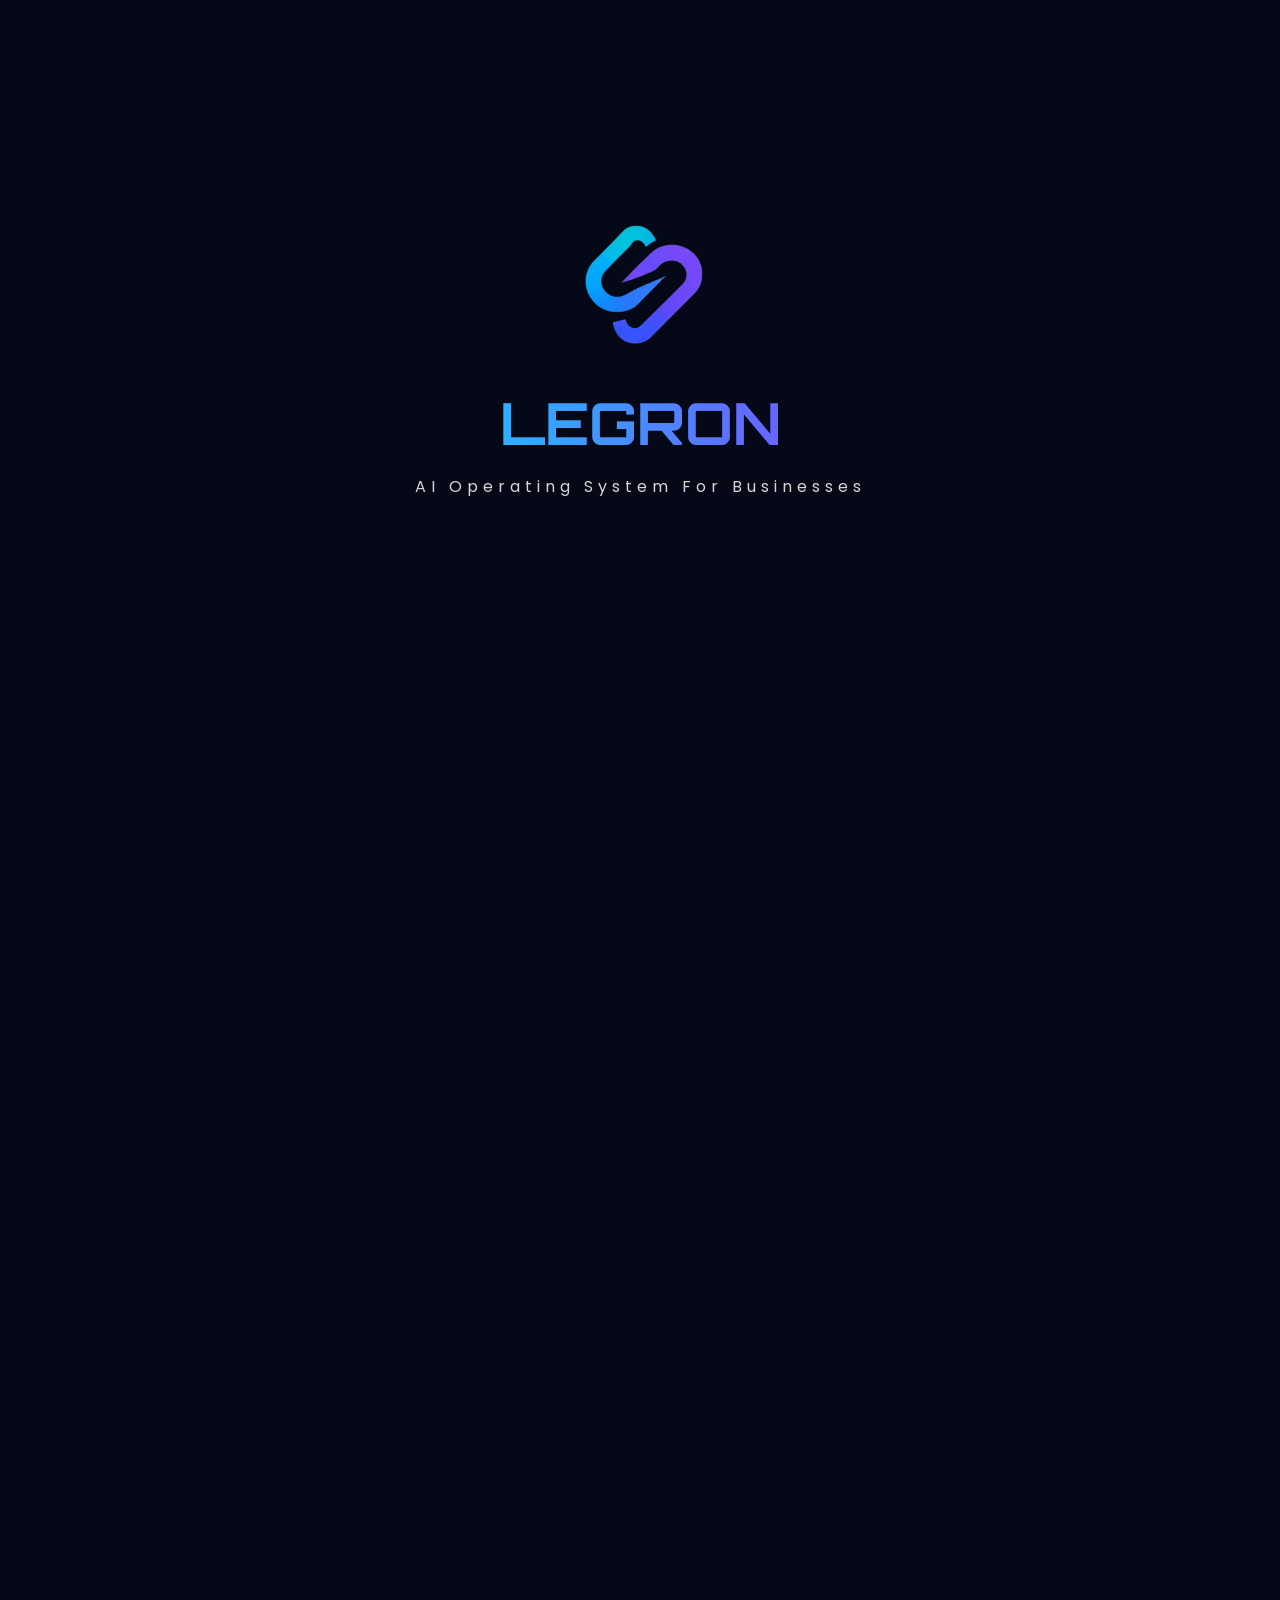
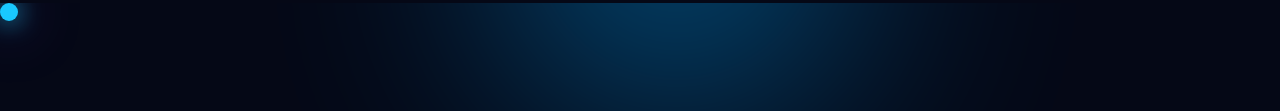
<file: index.html>
<!DOCTYPE html>
<html lang="en">
<head>

<meta charset="UTF-8">
<meta name="viewport" content="width=device-width, initial-scale=1.0">

<title>LEGRON | Innovate Beyond Reality</title>

<link rel="preconnect" href="https://fonts.googleapis.com">
<link href="https://fonts.googleapis.com/css2?family=Orbitron:wght@500;700;900&family=Poppins:wght@300;400;600;700&display=swap" rel="stylesheet">

<link rel="stylesheet" href="style.css">

</head>

<body>

<!-- ================= SPLASH SCREEN ================= -->

<div id="loader">

    <div class="loader-content">

        <img src="logo.png" class="loader-logo" alt="LEGRON Logo">

        <h1 class="loader-text">LEGRON</h1>

        <p>AI Operating System For Businesses</p>

    </div>

</div>

<!-- ================= BACKGROUND ================= -->

<div class="bg-circle circle1"></div>
<div class="bg-circle circle2"></div>
<div class="bg-circle circle3"></div>

<!-- ================= NAVBAR ================= -->

<header>

<nav>

<div class="logo">

<img src="logo.png" alt="Logo">

<span>LEGRON</span>

</div>

<ul>

<li><a href="index.html" class="active">Home</a></li>

<li><a href="problem.html" >problem</a></li>

<li><a href="solution.html" >solution</a></li>

<li><a href="features.html" >features</a></li>

<li><a href="about.html">About</a></li>

<li><a href="contact.html">Contact</a></li>

</ul>

</nav>

</header>

<!-- ================= HERO ================= -->

<section class="hero">

<div class="hero-left">

    <h4>WELCOME TO LEGRON</h4>

    <h1>

    BUild Automate Scale With 

    <span>AI</span>

    </h1>

    <p>

    Legron helps businesses automate operations, manage workflows, 
    and make smarter decisions with AI-powered software.

    </p>

<!-- </div> -->
<!-- 
    <div class="hero-right">

        <div class="glass-card">

            <h3>AI Dashboard</h3>

                <div class="stats">

                    <div>

                        <h2>0+</h2>

                        <p>Projects</p>

                    </div>

                        <div>

                        <h2>0+</h2>

                        <p>Clients</p>

                    </div>

                        <div>

                            <h2>0</h2>

                            <p>Success</p>

                        </div>

                </div>

        </div>

    </div>

    </section> -->


    <!-- ================= START BUTTON ================= -->

    <section class="start-section">

    <div class="water-ring"></div>

    <a href="problem.html" class="liquid-btn" id="startBtn">

    <span style="font-size: 20px;"> GET START</span>

    <div class="shine"></div>

    <div class="wave"></div>

    </a>
</div>
    </section>

<!-- ================= FOOTER ================= -->

<footer>

<p>

© 2026 LEGRON Technologies. All Rights Reserved.

</p>

</footer>

<script src="script.js"></script>

</body>
</html>
</file>
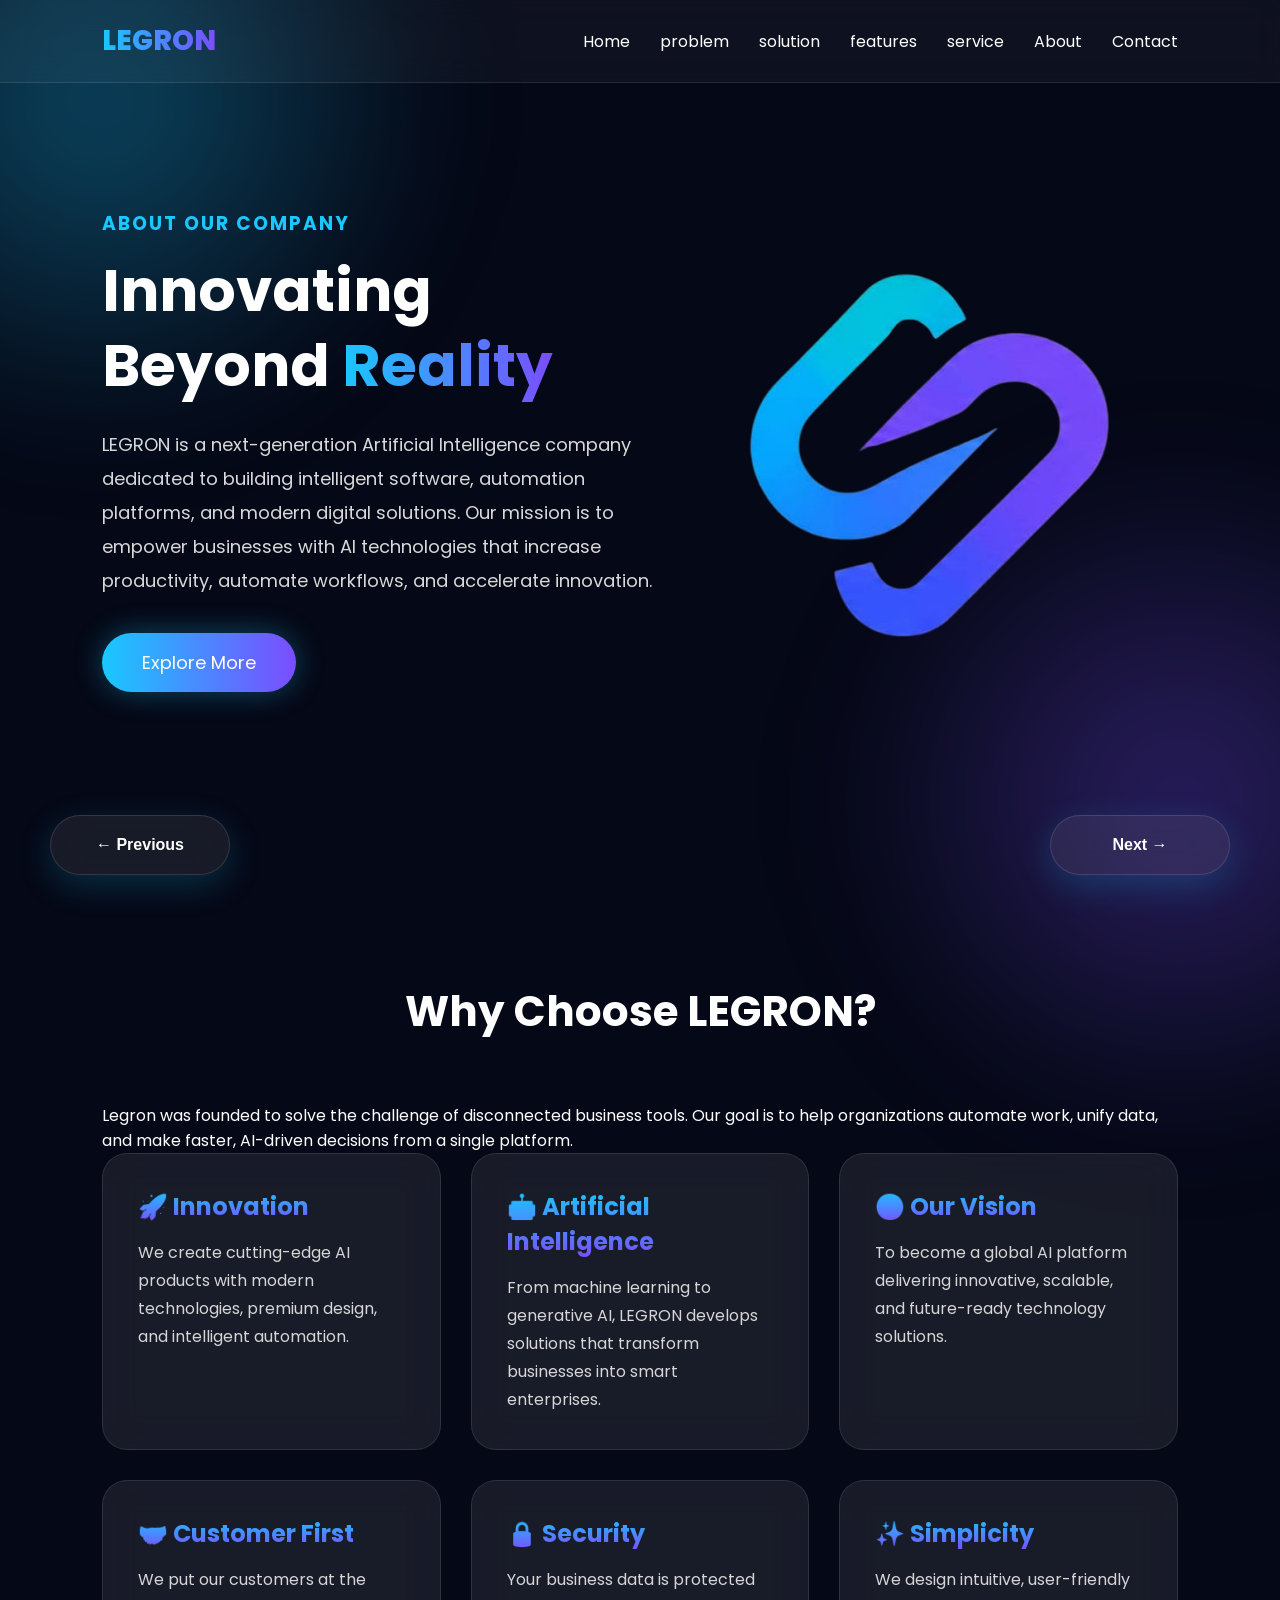
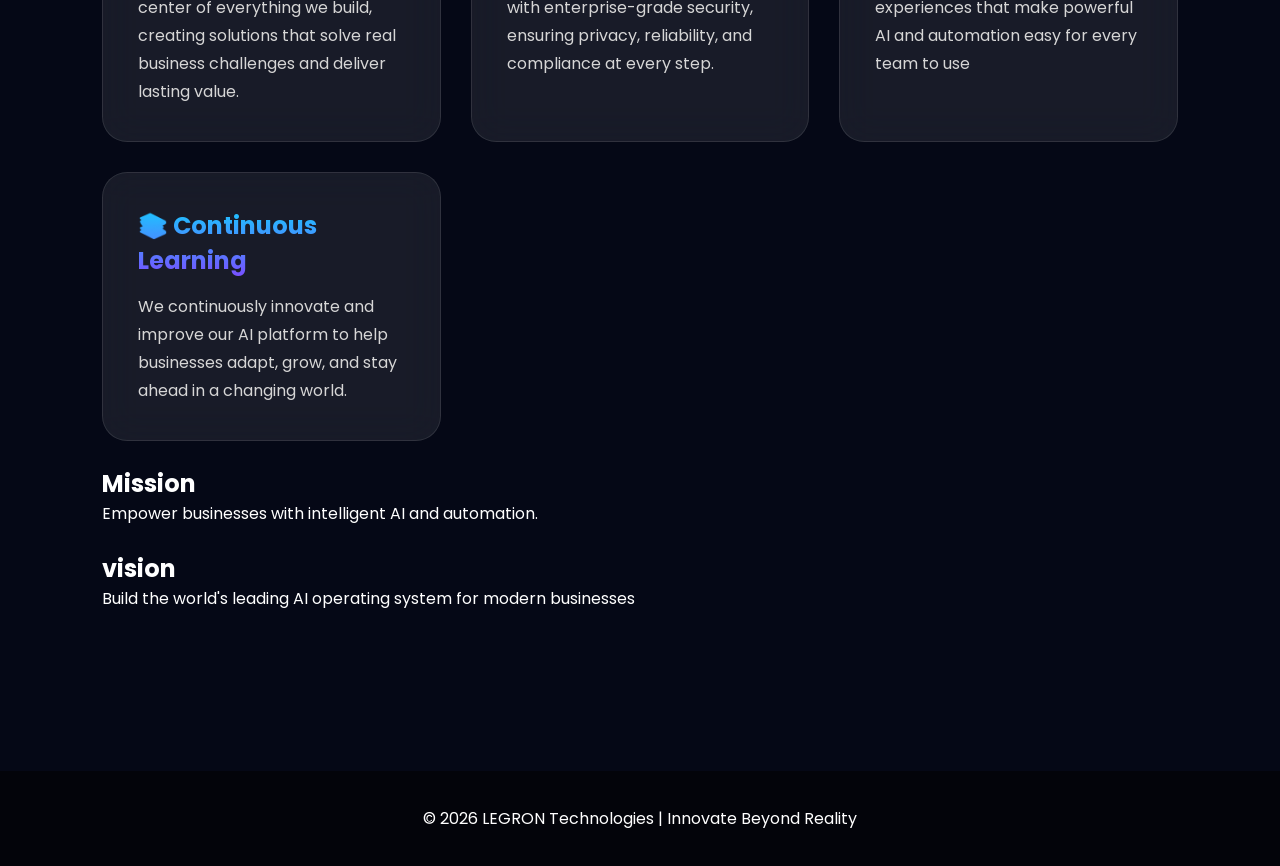
<file: about.html>
<!DOCTYPE html>
<html lang="en">
<head>
<meta charset="UTF-8">
<meta name="viewport" content="width=device-width, initial-scale=1.0">
<title>About | LEGRON</title>

<link href="https://fonts.googleapis.com/css2?family=Poppins:wght@300;400;600;700;800&display=swap" rel="stylesheet">

<style>

*{
margin:0;
padding:0;
box-sizing:border-box;
font-family:'Poppins',sans-serif;
}

body{

background:#050816;
overflow-x:hidden;
color:white;

}

/* Animated Background */

body::before{

content:"";
position:fixed;
width:700px;
height:700px;
background:radial-gradient(circle,#19c8ff55,transparent 70%);
top:-250px;
left:-250px;
filter:blur(60px);
animation:move1 10s infinite alternate;
z-index:-2;

}

body::after{

content:"";
position:fixed;
width:700px;
height:700px;
background:radial-gradient(circle,#7a4dff55,transparent 70%);
bottom:-250px;
right:-250px;
filter:blur(60px);
animation:move2 12s infinite alternate;
z-index:-2;

}

@keyframes move1{

100%{

transform:translate(150px,120px);

}

}

@keyframes move2{

100%{

transform:translate(-150px,-100px);

}

}

/* Navbar */

nav{

width:100%;
display:flex;
justify-content:space-between;
align-items:center;
padding:20px 8%;
position:fixed;
top:0;
background:rgba(255,255,255,.04);
backdrop-filter:blur(15px);
border-bottom:1px solid rgba(255,255,255,.1);
z-index:100;

}

.logo{

font-size:28px;
font-weight:800;
background:linear-gradient(90deg,#19c8ff,#7a4dff);
-webkit-background-clip:text;
-webkit-text-fill-color:transparent;

}

nav ul{

display:flex;
list-style:none;
gap:30px;

}

nav ul li a{

text-decoration:none;
color:white;
transition:.4s;

}

nav ul li a:hover{

color:#19c8ff;

}

/* Hero */

.hero{

min-height:100vh;
display:flex;
align-items:center;
justify-content:space-between;
padding:140px 8%;

}

.left{

width:52%;

}

.left h3{

color:#19c8ff;
letter-spacing:2px;
margin-bottom:15px;

}

.left h1{

font-size:58px;
line-height:75px;
margin-bottom:25px;

}

.left span{

background:linear-gradient(90deg,#19c8ff,#7a4dff);
-webkit-background-clip:text;
-webkit-text-fill-color:transparent;

}

.left p{

font-size:18px;
line-height:34px;
color:#d8d8d8;
margin-bottom:35px;

}

.btn{

padding:16px 40px;
border:none;
border-radius:40px;
font-size:18px;
cursor:pointer;
color:white;
background:linear-gradient(90deg,#19c8ff,#7a4dff);
box-shadow:0 0 30px #19c8ff55;
transition:.5s;

}

.btn:hover{

transform:translateY(-6px) scale(1.05);
box-shadow:0 0 45px #7a4dff;

}

/* Right */

.right{

width:40%;
display:flex;
justify-content:center;

}

.glass{

width:420px;
height:420px;
border-radius:35px;
background:rgba(255,255,255,.08);
backdrop-filter:blur(20px);
border:1px solid rgba(255,255,255,.15);
display:flex;
justify-content:center;
align-items:center;
position:relative;
animation:float 5s ease-in-out infinite;
overflow:hidden;

}

.glass::before{

content:"";
position:absolute;
width:180%;
height:180%;
background:linear-gradient(transparent,#19c8ff44,transparent,#7a4dff44);
transform:rotate(45deg);
animation:shine 6s linear infinite;

}

@keyframes shine{

100%{

transform:rotate(405deg);

}

}

.glass h2{

font-size:130px;
background:linear-gradient(#19c8ff,#7a4dff);
-webkit-background-clip:text;
-webkit-text-fill-color:transparent;
z-index:2;

}

@keyframes float{

50%{

transform:translateY(-20px);

}

}

/* Mission */

.section{

padding:80px 8%;

}

.title{

text-align:center;
font-size:42px;
margin-bottom:60px;

}

.cards{

display:grid;
grid-template-columns:repeat(auto-fit,minmax(280px,1fr));
gap:30px;

}

.card{

background:rgba(255,255,255,.08);
backdrop-filter:blur(18px);
border:1px solid rgba(255,255,255,.1);
padding:35px;
border-radius:25px;
transition:.5s;

}

.card:hover{

transform:translateY(-15px);
box-shadow:0 0 35px #19c8ff55;

}

.card h2{

margin-bottom:15px;
background:linear-gradient(#19c8ff,#7a4dff);
-webkit-background-clip:text;
-webkit-text-fill-color:transparent;

}

.card p{

line-height:28px;
color:#d6d6d6;

}
/*==================================================
        PAGE NAVIGATION
==================================================*/

.page-navigation{

position:fixed;

bottom:25px;

left:0;

width:100%;

display:flex;

justify-content:space-between;

padding:0 40px;

pointer-events:none;

z-index:999;

}

.nav-page{

pointer-events:auto;

display:flex;

justify-content:center;

align-items:center;

width:180px;

height:60px;

text-decoration:none;

font-family:'Orbitron',sans-serif;

font-size:16px;

font-weight:600;

color:#ffffff;

background:rgba(255,255,255,.08);

backdrop-filter:blur(20px);

border:1px solid rgba(255,255,255,.12);

border-radius:50px;

transition:.4s;

box-shadow:

0 10px 35px rgba(25,200,255,.2);

overflow:hidden;

position:relative;

}

.nav-page::before{

content:"";

position:absolute;

left:-100%;

top:0;

width:100%;

height:100%;

background:linear-gradient(

90deg,

transparent,

rgba(255,255,255,.25),

transparent

);

transition:.6s;

}

.nav-page:hover::before{

left:100%;

}

.nav-page:hover{

transform:translateY(-6px);

background:linear-gradient(135deg,#19C8FF,#7A4DFF);

box-shadow:

0 0 35px rgba(25,200,255,.55),

0 0 60px rgba(122,77,255,.45);

}

.prev{

margin-left:10px;

}

.next{

margin-right:10px;

}

/* Footer */

footer{

padding:35px;
text-align:center;
background:#03040a;
margin-top:80px;

}

</style>
</head>

<body>

<nav>

<div class="logo">LEGRON</div>

<ul>

<li><a href="index.html">Home</a></li>

<li><a href="problem.html">problem</a></li>

<li><a href="solution.html">solution</a></li>

<li><a href="features.html">features</a></li>

<li><a href="services.html">service</a></li>

<li><a href="about.html">About</a></li>

<li><a href="contact.html">Contact</a></li>

</ul>

</nav>

<section class="hero">

<div class="left">

<h3>ABOUT OUR COMPANY</h3>

<h1>Innovating Beyond <span>Reality</span></h1>

<p>

LEGRON is a next-generation Artificial Intelligence company dedicated to
building intelligent software, automation platforms, and modern digital
solutions. Our mission is to empower businesses with AI technologies that
increase productivity, automate workflows, and accelerate innovation.

</p>

<button class="btn">Explore More</button>

</div>

<div class="logo">

<img src="logo.png" alt="Logo">

</div>

</section>

<section class="section">

<h1 class="title">Why Choose LEGRON?</h1>
<p>Legron was founded to solve the challenge 
of disconnected business tools. Our goal is to 
help organizations automate work, unify data, 
and make faster, AI-driven decisions from a single platform.</p>

<div class="cards">

<div class="card">

<h2>🚀 Innovation</h2>

<p>

We create cutting-edge AI products with modern technologies,
premium design, and intelligent automation.

</p>

</div>

<div class="card">

<h2>🤖 Artificial Intelligence</h2>

<p>

From machine learning to generative AI,
LEGRON develops solutions that transform
businesses into smart enterprises.

</p>

</div>

<div class="card">

<h2>🌍 Our Vision</h2>

<p>

To become a global AI platform delivering
innovative, scalable, and future-ready
technology solutions.

</p>

</div>
<div class="card">

<h2>🤝 Customer First</h2>

<p>

We put our customers at the 
center of everything we build, 
creating solutions that solve real 
business challenges and deliver lasting value.

</p>

</div>
<div class="card">

<h2>🔒 Security</h2>

<p>

Your business data is protected 
with enterprise-grade security, 
ensuring privacy, reliability, and compliance at every step.

</p>

</div>
<div class="card">

<h2>✨ Simplicity</h2>

<p>

We design intuitive, 
user-friendly experiences 
that make powerful AI and automation 
easy for every team to use

</p>

</div>
<div class="card">

<h2>📚 Continuous Learning</h2>

<p>

We continuously innovate 
and improve our AI platform 
to help businesses adapt, grow, 
and stay ahead in a changing world.

</p>

</div>


</div>
<br>
<h1>Mission</h1>
<p>Empower businesses with intelligent AI and automation.</p><br>
<h1>vision</h1>
<p>Build the world's leading AI operating system for modern businesses</p>
</section>
<!--================ PAGE NAVIGATION ================-->

<div class="page-navigation">

<a href="services.html" class="nav-page prev">

← Previous

</a>

<a href="contact.html" class="nav-page next">

Next →

</a>

</div>


<footer>

© 2026 LEGRON Technologies | Innovate Beyond Reality

</footer>

</body>
</html>
</file>
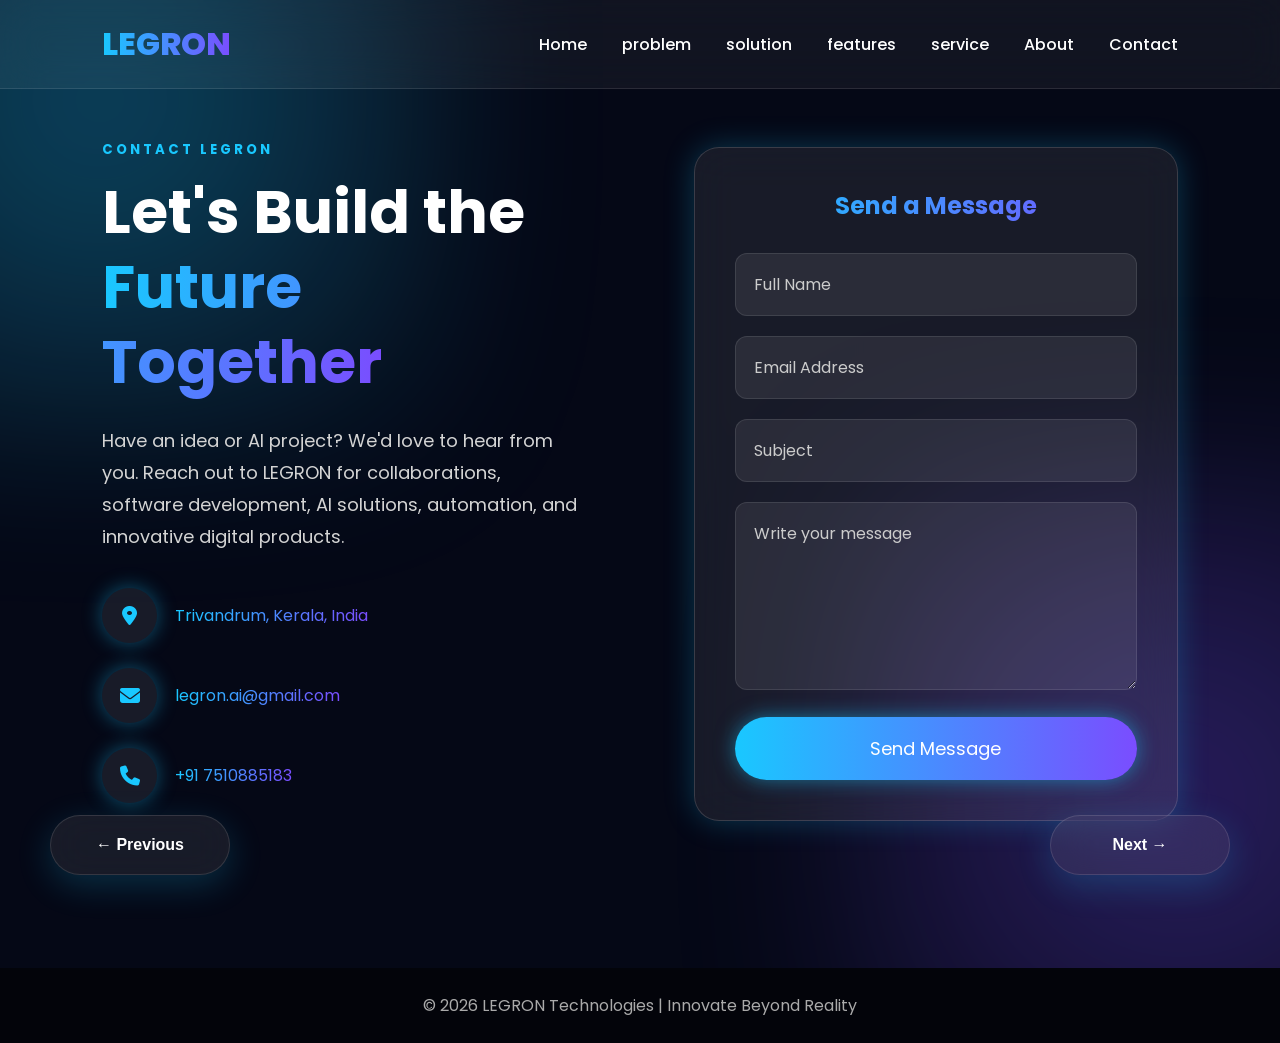
<file: contact.html>
<!DOCTYPE html>
<html lang="en">
<head>
<meta charset="UTF-8">
<meta name="viewport" content="width=device-width, initial-scale=1.0">

<title>LEGRON | Contact Us</title>

<link href="https://fonts.googleapis.com/css2?family=Poppins:wght@300;400;500;600;700;800&display=swap" rel="stylesheet">

<link rel="stylesheet"
href="https://cdnjs.cloudflare.com/ajax/libs/font-awesome/6.5.2/css/all.min.css">

<style>

*{
margin:0;
padding:0;
box-sizing:border-box;
font-family:'Poppins',sans-serif;
}

html{
scroll-behavior:smooth;
}

body{
background:#050816;
color:white;
overflow-x:hidden;
}

/* ===========================
BACKGROUND
=========================== */

body::before{

content:"";
position:fixed;
width:700px;
height:700px;
background:radial-gradient(circle,#19C8FF55,transparent);
top:-250px;
left:-250px;
filter:blur(80px);
animation:move1 8s infinite alternate;
z-index:-2;

}

body::after{

content:"";
position:fixed;
width:700px;
height:700px;
background:radial-gradient(circle,#7A4DFF55,transparent);
bottom:-250px;
right:-250px;
filter:blur(80px);
animation:move2 10s infinite alternate;
z-index:-2;

}

@keyframes move1{
100%{
transform:translate(150px,120px);
}
}

@keyframes move2{
100%{
transform:translate(-150px,-120px);
}
}

/* ===========================
NAVBAR
=========================== */

nav{

width:100%;
padding:20px 8%;
display:flex;
justify-content:space-between;
align-items:center;

position:fixed;
top:0;

background:rgba(255,255,255,.05);
backdrop-filter:blur(20px);

border-bottom:1px solid rgba(255,255,255,.1);

z-index:999;

}

.logo{

font-size:32px;
font-weight:800;

background:linear-gradient(90deg,#19C8FF,#7A4DFF);
-webkit-background-clip:text;
-webkit-text-fill-color:transparent;

}

nav ul{

display:flex;
gap:35px;
list-style:none;

}

nav ul li a{

text-decoration:none;
color:white;
font-weight:500;
transition:.4s;

}

nav ul li a:hover{

color:#19C8FF;

}

/* ===========================
CONTACT
=========================== */

.contact{

min-height:100vh;

display:flex;
justify-content:space-between;
align-items:center;

padding:140px 8%;

gap:60px;

}

/* LEFT */

.left{

width:45%;

}

.left h5{

color:#19C8FF;
letter-spacing:3px;
margin-bottom:15px;

}

.left h1{

font-size:60px;
line-height:75px;
margin-bottom:25px;

}

.left span{

background:linear-gradient(90deg,#19C8FF,#7A4DFF);
-webkit-background-clip:text;
-webkit-text-fill-color:transparent;

}

.left p{

font-size:18px;
line-height:32px;
color:#d4d4d4;
margin-bottom:35px;

}

.info{

margin-top:35px;

}

.info div{

display:flex;
align-items:center;
margin-bottom:25px;

}

.info i{

width:55px;
height:55px;

border-radius:50%;

display:flex;
justify-content:center;
align-items:center;

background:rgba(255,255,255,.08);

margin-right:18px;

font-size:20px;

color:#19C8FF;

box-shadow:0 0 20px rgba(25,200,255,.4);

}

/* RIGHT */

.right{

width:45%;

background:rgba(255,255,255,.08);

backdrop-filter:blur(20px);

border:1px solid rgba(255,255,255,.15);

border-radius:25px;

padding:40px;

box-shadow:0 0 30px rgba(25,200,255,.25);

}

.right h2{

text-align:center;
margin-bottom:30px;

background:linear-gradient(90deg,#19C8FF,#7A4DFF);

-webkit-background-clip:text;
-webkit-text-fill-color:transparent;

}

input,
textarea{

width:100%;
padding:18px;

margin-bottom:20px;

background:rgba(255,255,255,.08);

border:1px solid rgba(255,255,255,.1);

border-radius:12px;

color:white;

font-size:16px;

outline:none;

}

input::placeholder,
textarea::placeholder{

color:#cccccc;

}

button{

width:100%;

padding:18px;

border:none;

border-radius:50px;

font-size:18px;

cursor:pointer;

color:white;

background:linear-gradient(90deg,#19C8FF,#7A4DFF);

transition:.4s;

box-shadow:0 0 20px rgba(25,200,255,.5);

}

button:hover{

transform:translateY(-5px);

box-shadow:0 0 40px #7A4DFF;

}
/*==================================================
        PAGE NAVIGATION
==================================================*/

.page-navigation{

position:fixed;

bottom:25px;

left:0;

width:100%;

display:flex;

justify-content:space-between;

padding:0 40px;

pointer-events:none;

z-index:999;

}

.nav-page{

pointer-events:auto;

display:flex;

justify-content:center;

align-items:center;

width:180px;

height:60px;

text-decoration:none;

font-family:'Orbitron',sans-serif;

font-size:16px;

font-weight:600;

color:#ffffff;

background:rgba(255,255,255,.08);

backdrop-filter:blur(20px);

border:1px solid rgba(255,255,255,.12);

border-radius:50px;

transition:.4s;

box-shadow:

0 10px 35px rgba(25,200,255,.2);

overflow:hidden;

position:relative;

}

.nav-page::before{

content:"";

position:absolute;

left:-100%;

top:0;

width:100%;

height:100%;

background:linear-gradient(

90deg,

transparent,

rgba(255,255,255,.25),

transparent

);

transition:.6s;

}

.nav-page:hover::before{

left:100%;

}

.nav-page:hover{

transform:translateY(-6px);

background:linear-gradient(135deg,#19C8FF,#7A4DFF);

box-shadow:

0 0 35px rgba(25,200,255,.55),

0 0 60px rgba(122,77,255,.45);

}

.prev{

margin-left:10px;

}

.next{

margin-right:10px;

}


/* FOOTER */

footer{

padding:25px;

text-align:center;

background:#03040A;

color:#aaa;

}

/* Responsive */

@media(max-width:900px){

.contact{

flex-direction:column;
padding-top:120px;

}

.left,
.right{

width:100%;

}

.left h1{

font-size:42px;
line-height:55px;

}

nav{

flex-direction:column;
gap:15px;

}

nav ul{

gap:20px;

}

}

</style>

</head>

<body>

<nav>

<div class="logo">

LEGRON

</div>

<ul>

<li><a href="index.html">Home</a></li>

<li><a href="problem.html">problem</a></li>

<li><a href="solution.html">solution</a></li>

<li><a href="features.html">features</a></li>

<li><a href="services.html">service</a></li>

<li><a href="about.html">About</a></li>

<li><a href="contact.html">Contact</a></li>

</ul>

</nav>

<section class="contact">

<div class="left">

<h5>CONTACT LEGRON</h5>

<h1>

Let's Build the

<span>Future Together</span>

</h1>

<p>

Have an idea or AI project? We'd love to hear from you.
Reach out to LEGRON for collaborations, software development,
AI solutions, automation, and innovative digital products.

</p>

<div class="info">

<div>

<i class="fa-solid fa-location-dot"></i>

<span>Trivandrum, Kerala, India</span>

</div>

<div>

<i class="fa-solid fa-envelope"></i>

<span>legron.ai@gmail.com</span>

</div>

<div>

<i class="fa-solid fa-phone"></i>

<span>+91 7510885183</span>

</div>

</div>

</div>

<div class="right">

<h2>Send a Message</h2>

<form>

<input type="text" placeholder="Full Name" required>

<input type="email" placeholder="Email Address" required>

<input type="text" placeholder="Subject">

<textarea rows="6" placeholder="Write your message"></textarea>

<button type="submit">

Send Message

</button>

</form>

</div>

</section>
<!--================ PAGE NAVIGATION ================-->

<div class="page-navigation">

<a href="about.html" class="nav-page prev">

← Previous

</a>

<a href="thank.html" class="nav-page next">

Next →

</a>

</div>

<footer>

© 2026 LEGRON Technologies | Innovate Beyond Reality

</footer>

</body>
</html>
</file>
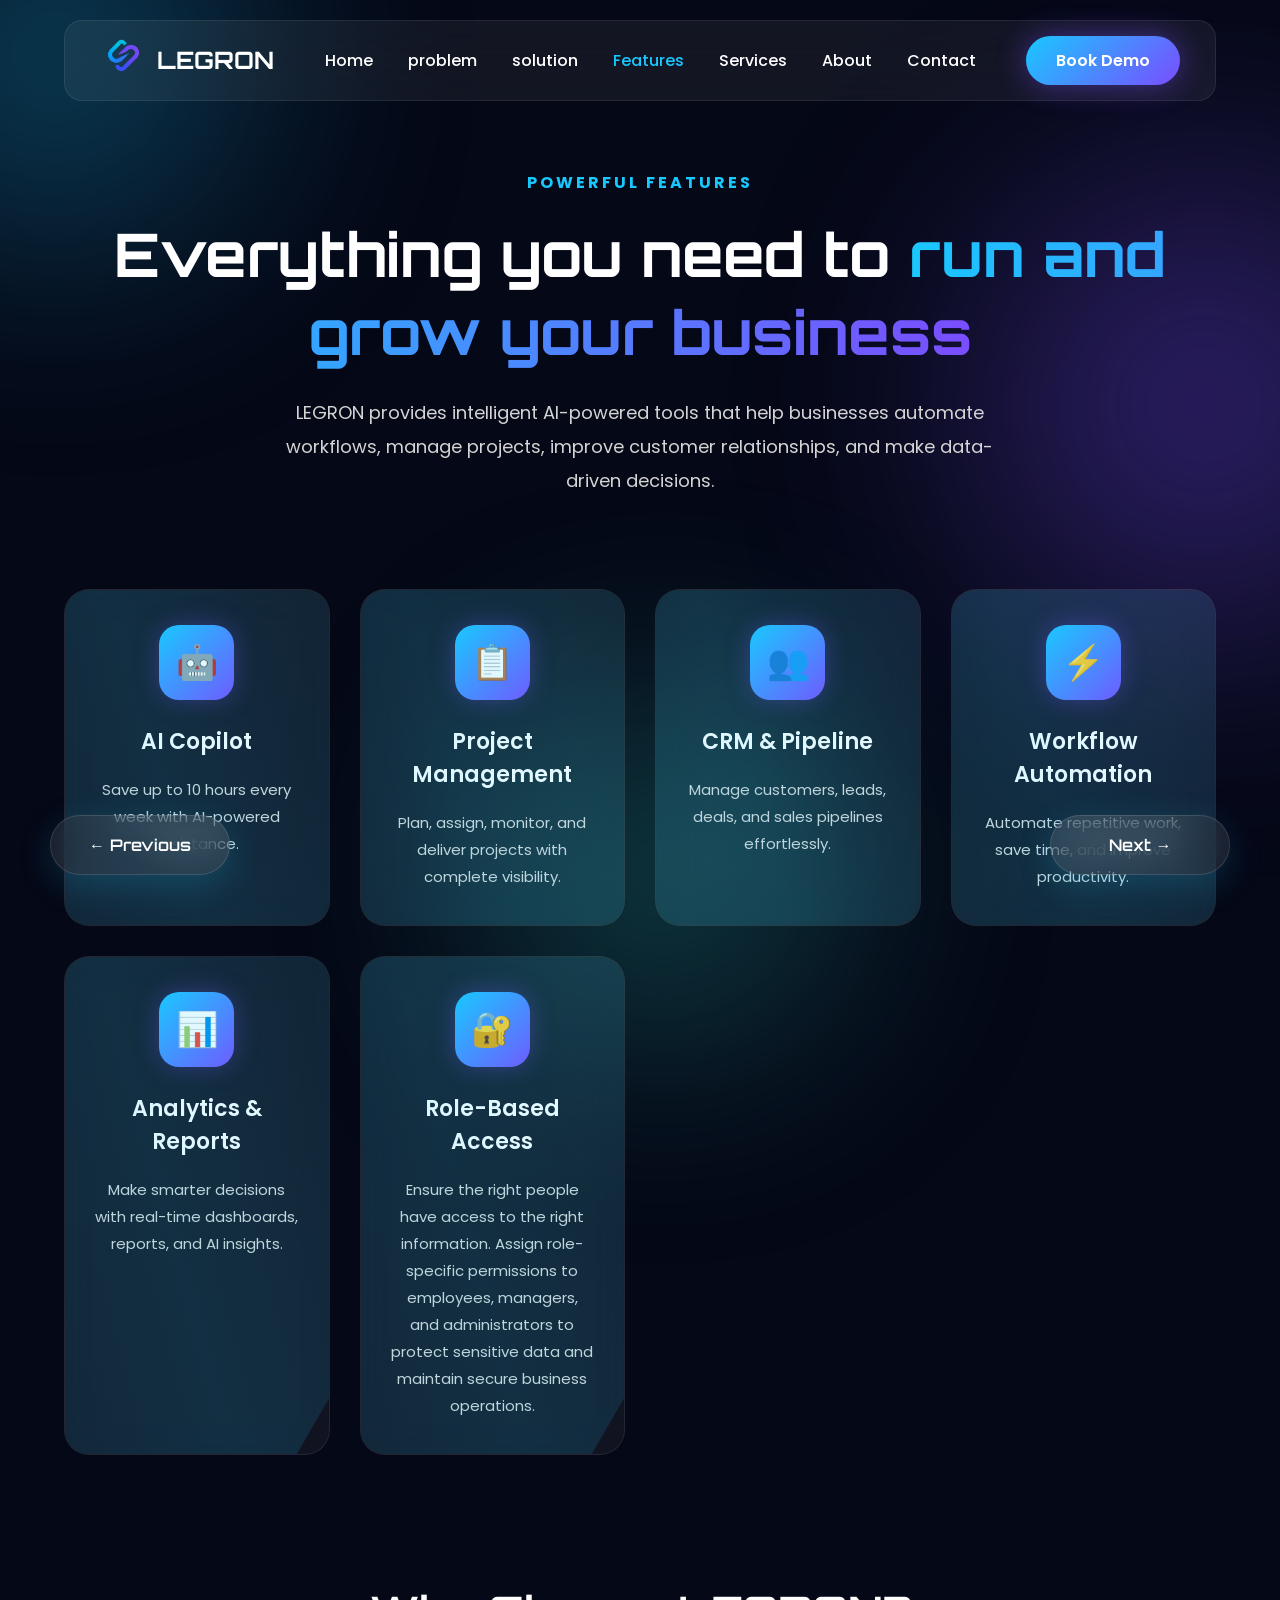
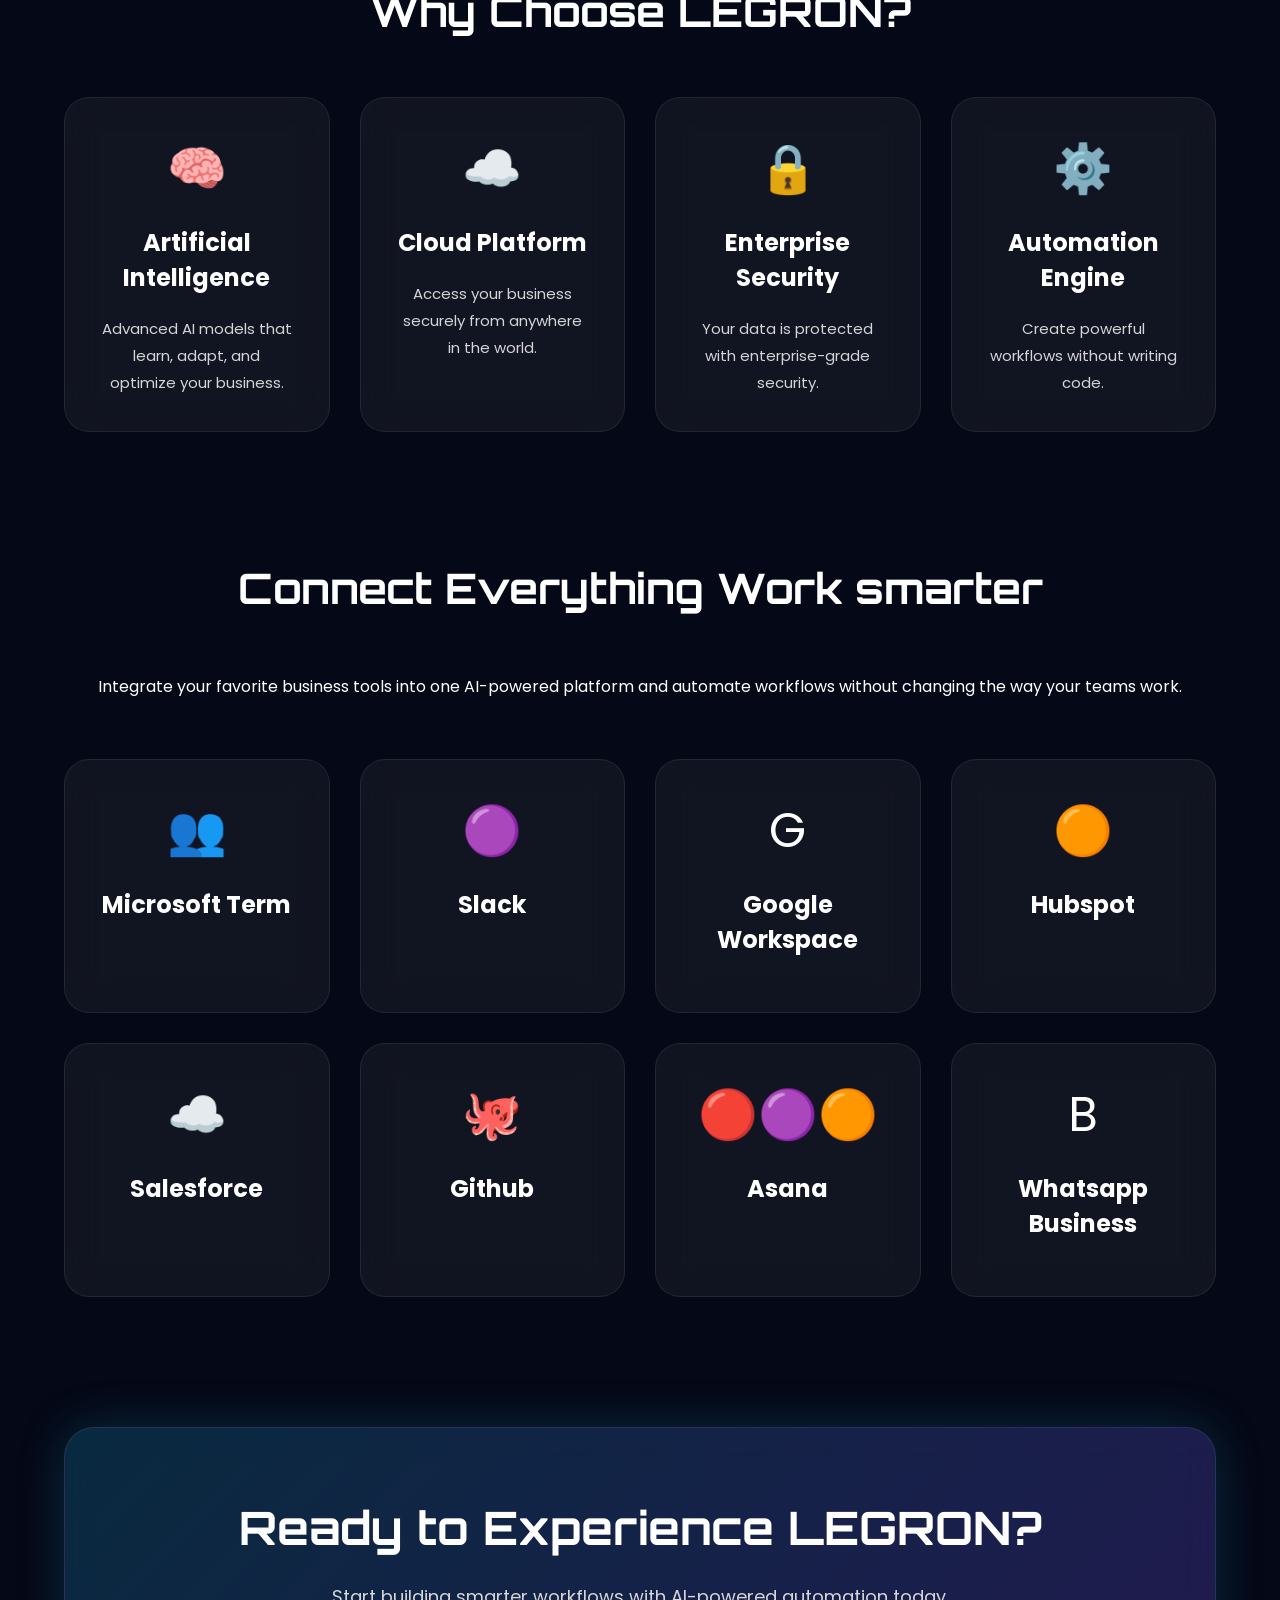
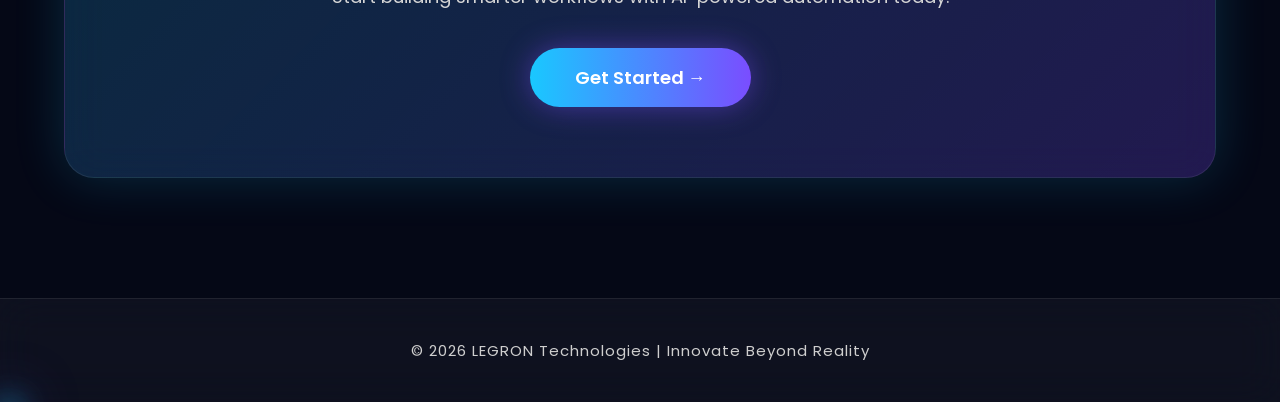
<file: features.html>
<!DOCTYPE html>
<html lang="en">

<head>

<meta charset="UTF-8">
<meta name="viewport" content="width=device-width, initial-scale=1.0">

<title>LEGRON | Features</title>

<link rel="preconnect" href="https://fonts.googleapis.com">

<link href="https://fonts.googleapis.com/css2?family=Orbitron:wght@500;700;900&family=Poppins:wght@300;400;500;600;700&display=swap" rel="stylesheet">

<link rel="stylesheet" href="features.css">

</head>

<body>

<!--================ BACKGROUND =================-->

<div class="bg-circle circle1"></div>
<div class="bg-circle circle2"></div>
<div class="bg-circle circle3"></div>

<!--================ NAVBAR =================-->

<header>

<nav>

<div class="logo">

<img src="logo.png" alt="LEGRON Logo">

<span>LEGRON</span>

</div>

<ul>

<li><a href="index.html">Home</a></li>

<li><a href="problem.html">problem</a></li>

<li><a href="solution.html">solution</a></li>

<li><a href="features.html" class="active">Features</a></li>

<li><a href="services.html">Services</a></li>

<li><a href="about.html">About</a></li>

<li><a href="contact.html">Contact</a></li>

</ul>

<a href="contact.html" class="demo-btn">

Book Demo

</a>

</nav>

</header>

<!--================ HERO =================-->

<section class="hero">

<h4>POWERFUL FEATURES</h4>

<h1>

Everything you need to

<span>run and grow your business</span>

</h1>

<p>

LEGRON provides intelligent AI-powered tools that help businesses automate workflows,
manage projects, improve customer relationships, and make data-driven decisions.

</p>

</section>

<!--================ FEATURES =================-->

<section class="features">

<div class="feature-card">

<div class="icon">🤖</div>

<h3>AI Copilot</h3>

<p>

Save up to 10 hours every week with AI-powered assistance.

</p>

</div>

<div class="feature-card">

<div class="icon">📋</div>

<h3>Project Management</h3>

<p>

Plan, assign, monitor, and deliver projects
with complete visibility.

</p>

</div>

<div class="feature-card">

<div class="icon">👥</div>

<h3>CRM & Pipeline</h3>

<p>

Manage customers, leads, deals,
and sales pipelines effortlessly.

</p>

</div>

<div class="feature-card">

<div class="icon">⚡</div>

<h3>Workflow Automation</h3>

<p>

Automate repetitive work,
save time,
and improve productivity.

</p>

</div>

<div class="feature-card">

<div class="icon">📊</div>

<h3>Analytics & Reports</h3>

<p>

Make smarter decisions with
real-time dashboards,
reports, and AI insights.

</p>

</div>
<div class="feature-card">

<div class="icon">🔐</div>

<h3>Role-Based Access</h3>

<p>

Ensure the right people have 
access to the right information. 
Assign role-specific permissions to
employees, managers, and administrators 
to protect sensitive data and maintain secure business operations.

</p>

</div>

</section>

<!--================ EXTRA FEATURES =================-->

<section class="advanced">

<h2>

Why Choose LEGRON?

</h2>

<div class="advanced-grid">

<div class="advanced-card">

🧠

<h3>Artificial Intelligence</h3>

<p>

Advanced AI models that learn,
adapt, and optimize your business.

</p>

</div>

<div class="advanced-card">

☁️

<h3>Cloud Platform</h3>

<p>

Access your business securely
from anywhere in the world.

</p>

</div>

<div class="advanced-card">

🔒

<h3>Enterprise Security</h3>

<p>

Your data is protected with
enterprise-grade security.

</p>

</div>

<div class="advanced-card">

⚙️

<h3>Automation Engine</h3>

<p>

Create powerful workflows
without writing code.

</p>

</div>

</div>

</section>

<section class="advanced">

<h2>

Connect Everything Work smarter

</h2>
<p>Integrate your favorite business tools into one 
    AI-powered platform and automate workflows 
    without changing the way your teams work.</p>

<div class="advanced-grid">

<div class="advanced-card">

👥

<h3>Microsoft Term</h3>
<!-- 
<p>

Advanced AI models that learn,
adapt, and optimize your business.

</p> -->

</div>

<div class="advanced-card">

🟣

<h3>Slack</h3>

<!-- <p>

Access your business securely
from anywhere in the world.

</p> -->

</div>

<div class="advanced-card">

G

<h3>Google Workspace</h3>

<!-- <p>

Your data is protected with
enterprise-grade security.

</p> -->

</div>

<div class="advanced-card">

🟠

<h3>Hubspot</h3>

<!-- <p>

Create powerful workflows
without writing code.

</p> -->

</div>
<div class="advanced-card">

☁️
<h3>Salesforce</h3>

<!-- <p>

Create powerful workflows
without writing code.

</p> -->

</div>
<div class="advanced-card">

🐙
<h3>Github</h3>

<!-- <p>

Create powerful workflows
without writing code.

</p> -->

</div>
<div class="advanced-card">

🔴🟣🟠
<h3>Asana</h3>

<!-- <p>

Create powerful workflows
without writing code.

</p> -->

</div>
<div class="advanced-card">

B
<h3>Whatsapp Business</h3>

<!-- <p>

Create powerful workflows
without writing code.

</p> -->

</div>

</div>

</section>

<!--================ CTA =================-->

<section class="cta">

<h2>

Ready to Experience LEGRON?

</h2>

<p>

Start building smarter workflows
with AI-powered automation today.

</p>

<a href="contact.html" class="cta-btn">

Get Started →

</a>

</section>

<!--================ PAGE NAVIGATION =================-->

<div class="page-navigation">

<a href="solution.html" class="nav-page prev">

← Previous

</a>

<a href="services.html" class="nav-page next">

Next →

</a>

</div>

<!--================ FOOTER =================-->

<footer>

<p>

© 2026 LEGRON Technologies | Innovate Beyond Reality

</p>

</footer>

<script src="features.js"></script>

</body>

</html>
</file>
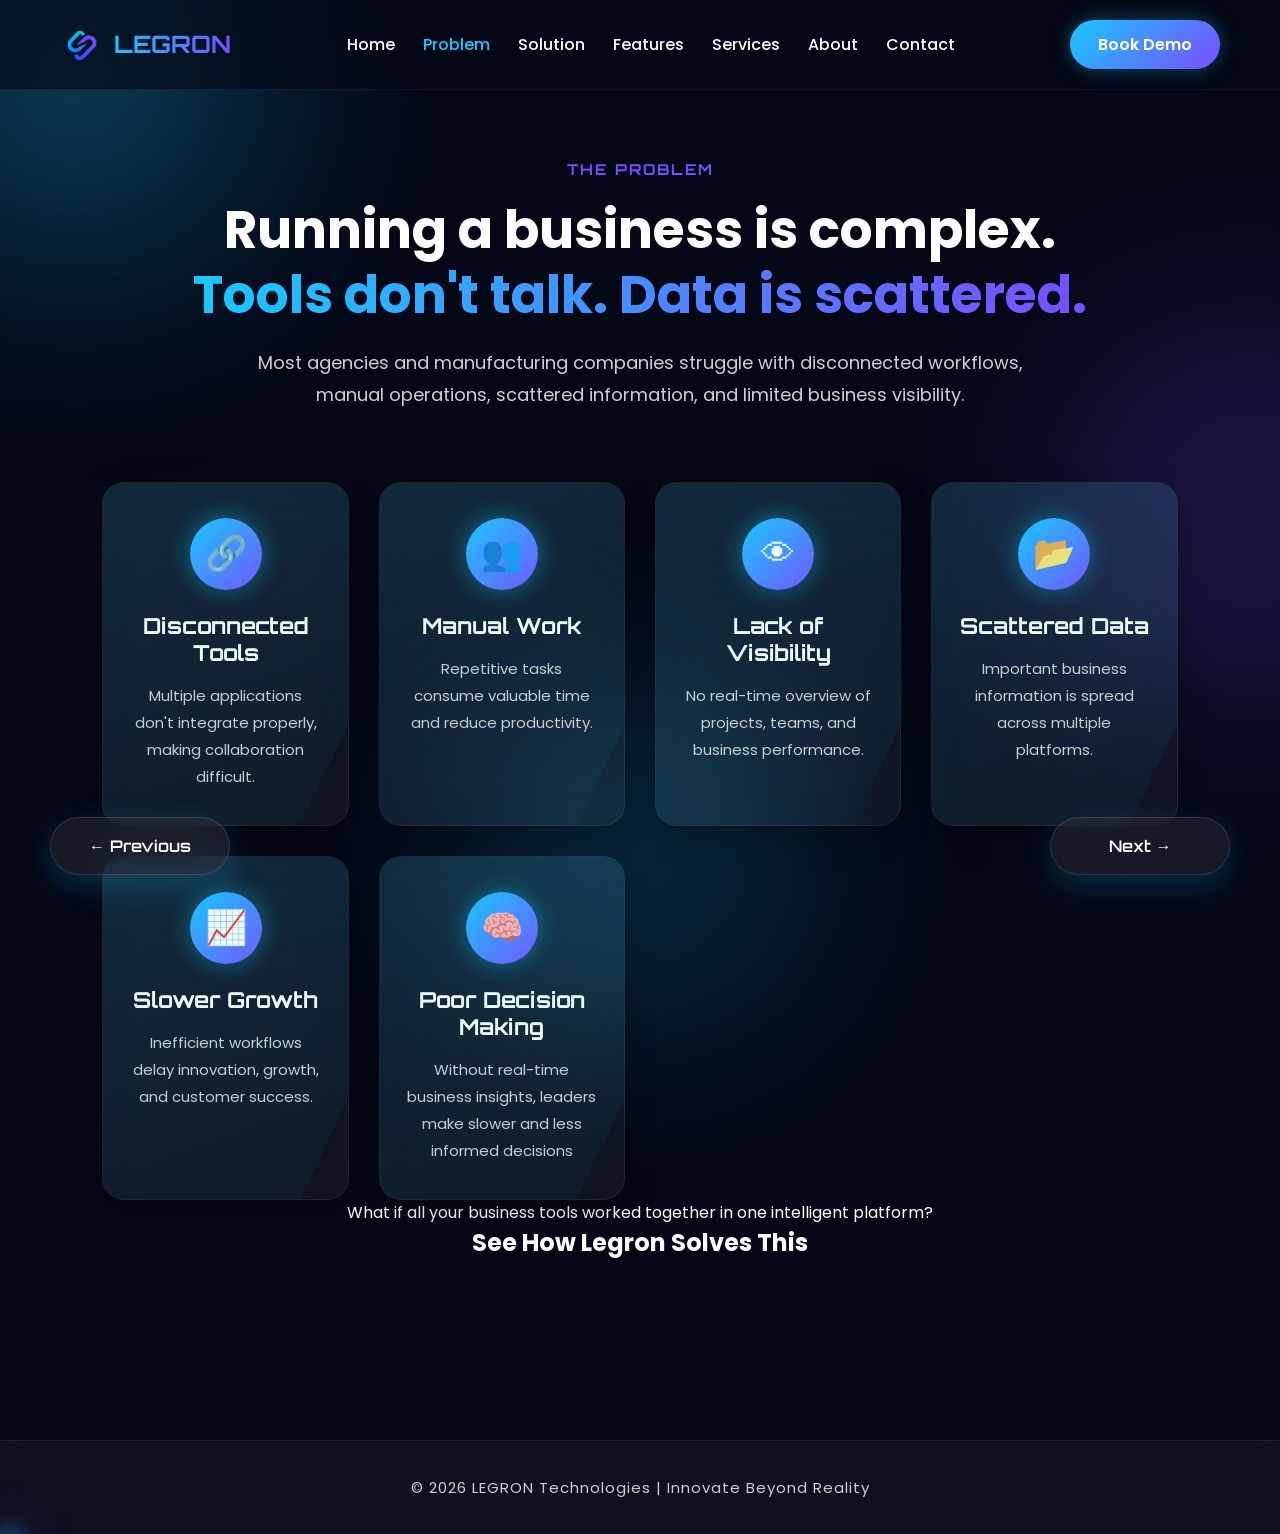
<file: problem.html>
<!DOCTYPE html>
<html lang="en">

<head>

<meta charset="UTF-8">
<meta name="viewport" content="width=device-width, initial-scale=1.0">

<title>LEGRON | Problems We Solve</title>

<link rel="preconnect" href="https://fonts.googleapis.com">

<link href="https://fonts.googleapis.com/css2?family=Orbitron:wght@500;700;900&family=Poppins:wght@300;400;500;600;700&display=swap" rel="stylesheet">

<link rel="stylesheet" href="problem.css">

</head>

<body>

<!--================ BACKGROUND ================-->

<div class="bg-circle circle1"></div>
<div class="bg-circle circle2"></div>
<div class="bg-circle circle3"></div>

<!--================ HEADER ================-->

<header>

<nav>

<div class="logo">

<img src="logo.png" alt="LEGRON Logo">

<span>LEGRON</span>

</div>

<ul>

<li><a href="index.html">Home</a></li>

<li><a href="problem.html" class="active">Problem</a></li>

<li><a href="solution.html">Solution</a></li>

<li><a href="features.html">Features</a></li>

<li><a href="services.html">Services</a></li>

<li><a href="about.html">About</a></li>

<li><a href="contact.html">Contact</a></li>

</ul>

<a href="contact.html" class="demo-btn">

Book Demo

</a>

</nav>

</header>

<!--================ HERO ================-->

<section class="problem-page">

<div class="title">

<h5>THE PROBLEM</h5>

<h1>

Running a business is complex.<br>

<span>Tools don't talk. Data is scattered.</span>

</h1>

<p>

Most agencies and manufacturing companies struggle with disconnected workflows,
manual operations, scattered information, and limited business visibility.

</p>

</div>

<!--================ PROBLEM CARDS ================-->

<div class="problem-grid">

<div class="problem-card">

<div class="icon">🔗</div>

<h3>Disconnected Tools</h3>

<p>

Multiple applications don't integrate properly,
making collaboration difficult.

</p>

</div>

<div class="problem-card">

<div class="icon">👥</div>

<h3>Manual Work</h3>

<p>

Repetitive tasks consume valuable time
and reduce productivity.

</p>

</div>

<div class="problem-card">

<div class="icon">👁</div>

<h3>Lack of Visibility</h3>

<p>

No real-time overview of projects,
teams, and business performance.

</p>

</div>

<div class="problem-card">

<div class="icon">📂</div>

<h3>Scattered Data</h3>

<p>

Important business information
is spread across multiple platforms.

</p>

</div>

<div class="problem-card">

<div class="icon">📈</div>

<h3>Slower Growth</h3>

<p>

Inefficient workflows delay innovation,
growth, and customer success.

</p>

</div>
<div class="problem-card">

<div class="icon">🧠</div>

<h3>Poor Decision Making</h3>

<p>

Without real-time business insights, 
leaders make slower and less informed decisions

</p>

</div>
</div>
    <p>
    What if all your business 
    tools worked together in one intelligent platform?
</p>
<h1>
    See How Legron Solves This
</h1>
</section>
<!--================ PAGE NAVIGATION ================-->

<div class="page-navigation">

<a href="index.html" class="nav-page prev">

← Previous

</a>

<a href="solution.html" class="nav-page next">

Next →

</a>

</div>

<!--================ FOOTER ================-->

<footer>

<p>

© 2026 LEGRON Technologies | Innovate Beyond Reality

</p>

</footer>

<script src="problem.js"></script>

</body>

</html>
</file>
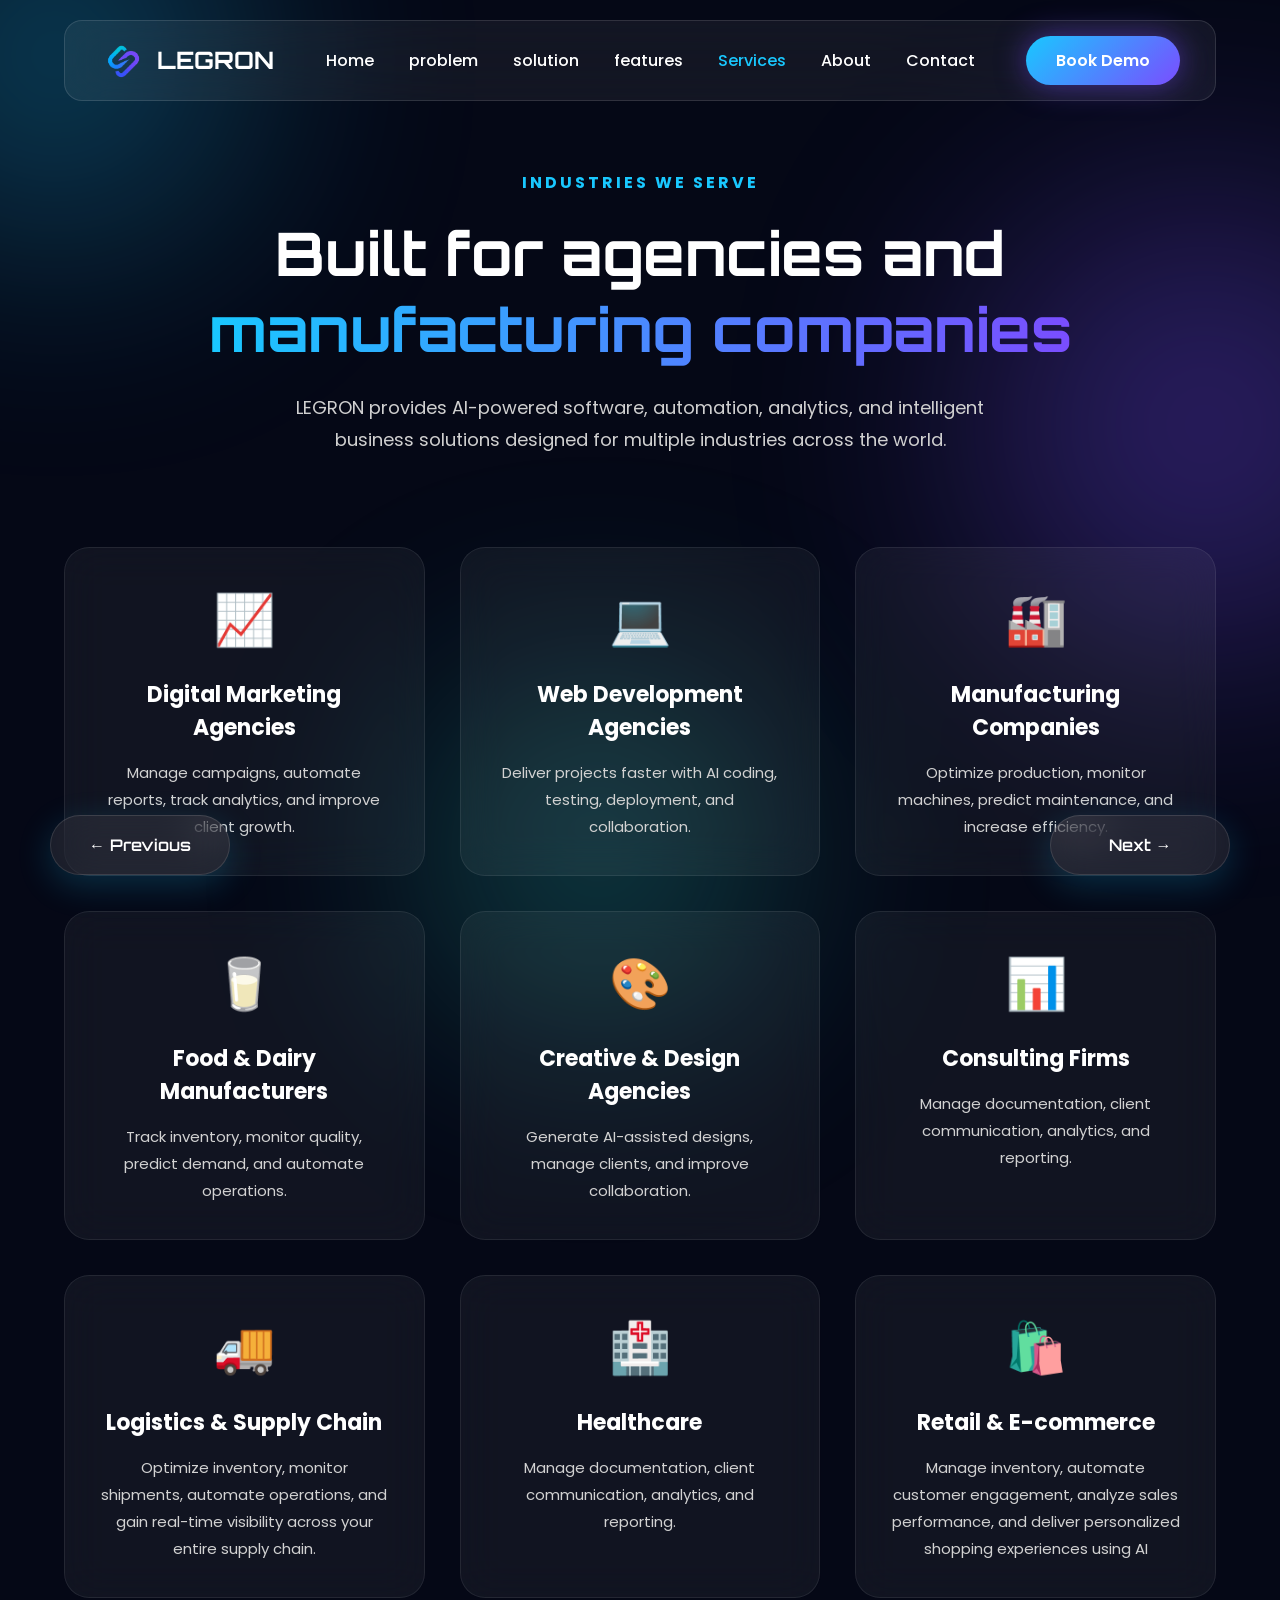
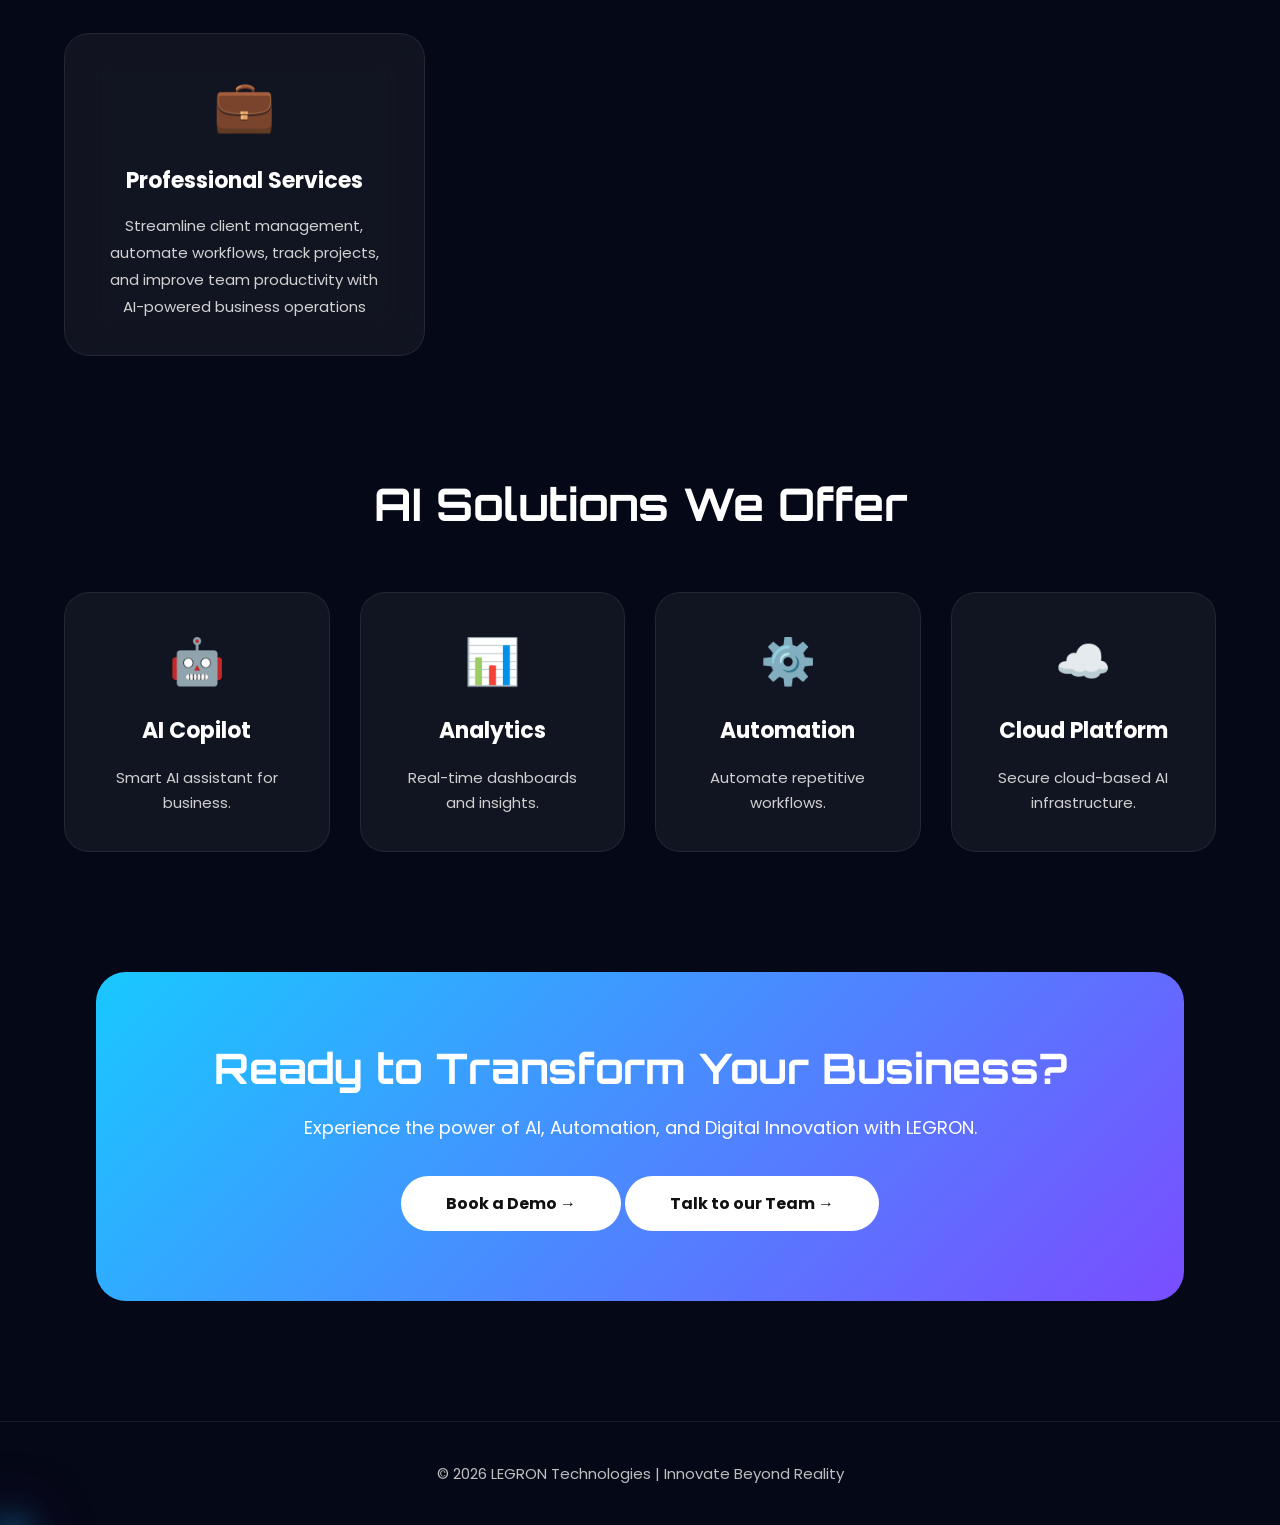
<file: services.html>
<!DOCTYPE html>
<html lang="en">

<head>

<meta charset="UTF-8">
<meta name="viewport" content="width=device-width, initial-scale=1.0">

<title>LEGRON | Services</title>

<link rel="preconnect" href="https://fonts.googleapis.com">

<link href="https://fonts.googleapis.com/css2?family=Orbitron:wght@500;700;900&family=Poppins:wght@300;400;500;600;700&display=swap" rel="stylesheet">

<link rel="stylesheet" href="services.css">

</head>

<body>

<!--================ BACKGROUND =================-->

<div class="bg-circle circle1"></div>
<div class="bg-circle circle2"></div>
<div class="bg-circle circle3"></div>

<!--================ NAVBAR =================-->

<header>

<nav>

<div class="logo">

<img src="logo.png" alt="LEGRON Logo">

<span>LEGRON</span>

</div>

<ul>

<li><a href="index.html">Home</a></li>

<li><a href="problem.html">problem</a></li>

<li><a href="solution.html">solution</a></li>

<li><a href="features.html">features</a></li>

<li><a href="services.html" class="active">Services</a></li>

<li><a href="about.html">About</a></li>

<li><a href="contact.html">Contact</a></li>

</ul>

<a href="contact.html" class="demo-btn">

Book Demo

</a>

</nav>

</header>

<!--================ HERO =================-->

<section class="hero">

<h4>INDUSTRIES WE SERVE</h4>

<h1>

Built for agencies and

<span>manufacturing companies</span>

</h1>

<p>

LEGRON provides AI-powered software, automation, analytics,
and intelligent business solutions designed for multiple
industries across the world.

</p>

</section>

<!--================ SERVICES =================-->

<section class="services">

<div class="card">

<div class="icon">📈</div>

<h3>Digital Marketing Agencies</h3>

<p>

Manage campaigns, automate reports,
track analytics, and improve client growth.

</p>

</div>

<div class="card">

<div class="icon">💻</div>

<h3>Web Development Agencies</h3>

<p>

Deliver projects faster with AI coding,
testing, deployment, and collaboration.

</p>

</div>

<div class="card">

<div class="icon">🏭</div>

<h3>Manufacturing Companies</h3>

<p>

Optimize production, monitor machines,
predict maintenance, and increase efficiency.

</p>

</div>

<div class="card">

<div class="icon">🥛</div>

<h3>Food & Dairy Manufacturers</h3>

<p>

Track inventory, monitor quality,
predict demand, and automate operations.

</p>

</div>

<div class="card">

<div class="icon">🎨</div>

<h3>Creative & Design Agencies</h3>

<p>

Generate AI-assisted designs,
manage clients, and improve collaboration.

</p>

</div>

<div class="card">

<div class="icon">📊</div>

<h3>Consulting Firms</h3>

<p>

Manage documentation,
client communication,
analytics, and reporting.

</p>

</div>
<div class="card">

<div class="icon">🚚</div>

<h3>Logistics & Supply Chain</h3>

<p>

Optimize inventory, monitor shipments, 
automate operations, and gain real-time 
visibility across your entire supply chain.

</p>

</div>
<div class="card">

<div class="icon">🏥</div>

<h3>Healthcare</h3>

<p>

Manage documentation,
client communication,
analytics, and reporting.

</p>

</div>
<div class="card">

<div class="icon">🛍️ </div>

<h3>Retail & E-commerce</h3>

<p>

Manage inventory, 
automate customer engagement, 
analyze sales performance, and deliver 
personalized shopping experiences using AI

</p>

</div>
<div class="card">

<div class="icon"> 💼</div>

<h3>Professional Services</h3>

<p>

Streamline client management, 
automate workflows, track projects, 
and improve team productivity with AI-powered 
business operations

</p>

</div>

</section>

<!--================ AI SOLUTIONS =================-->

<section class="solutions">

<h2>

AI Solutions We Offer

</h2>

<div class="solution-grid">

<div class="solution-box">

🤖

<h3>AI Copilot</h3>

<p>

Smart AI assistant for business.

</p>

</div>

<div class="solution-box">

📊

<h3>Analytics</h3>

<p>

Real-time dashboards and insights.

</p>

</div>

<div class="solution-box">

⚙️

<h3>Automation</h3>

<p>

Automate repetitive workflows.

</p>

</div>

<div class="solution-box">

☁️

<h3>Cloud Platform</h3>

<p>

Secure cloud-based AI infrastructure.

</p>

</div>

</div>

</section>

<!--================ CTA =================-->

<section class="cta">

<h2>

Ready to Transform Your Business?

</h2>

<p>

Experience the power of AI, Automation,
and Digital Innovation with LEGRON.

</p>

<a href="contact.html" class="cta-btn">

Book a Demo →

</a>
<a href="contact.html" class="cta-btn">

Talk to our Team →

</a>

</section>
<!--================ PAGE NAVIGATION ================-->

<div class="page-navigation">

<a href="features.html" class="nav-page prev">

← Previous

</a>

<a href="about.html" class="nav-page next">

Next →

</a>

</div>

<!--================ FOOTER =================-->

<footer>

<p>

© 2026 LEGRON Technologies | Innovate Beyond Reality

</p>

</footer>

<script src="services.js"></script>

</body>

</html>
</file>
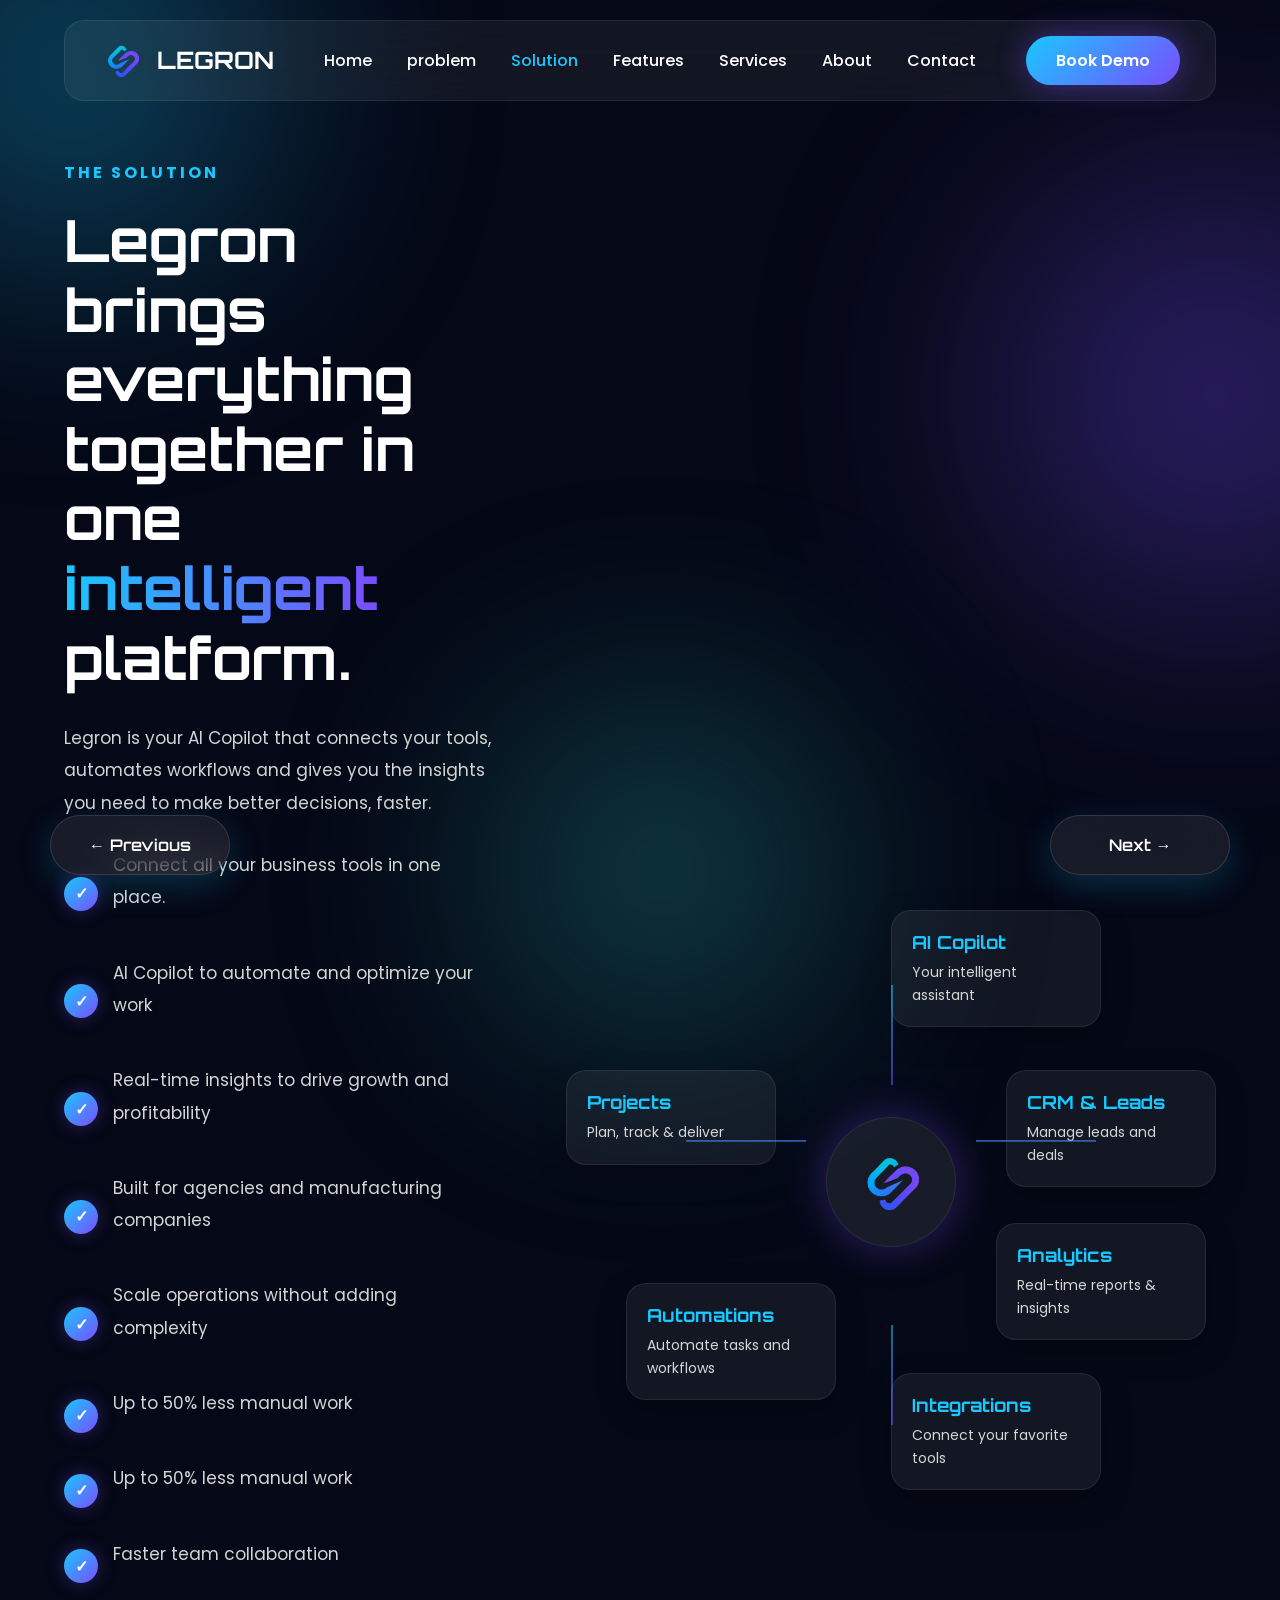
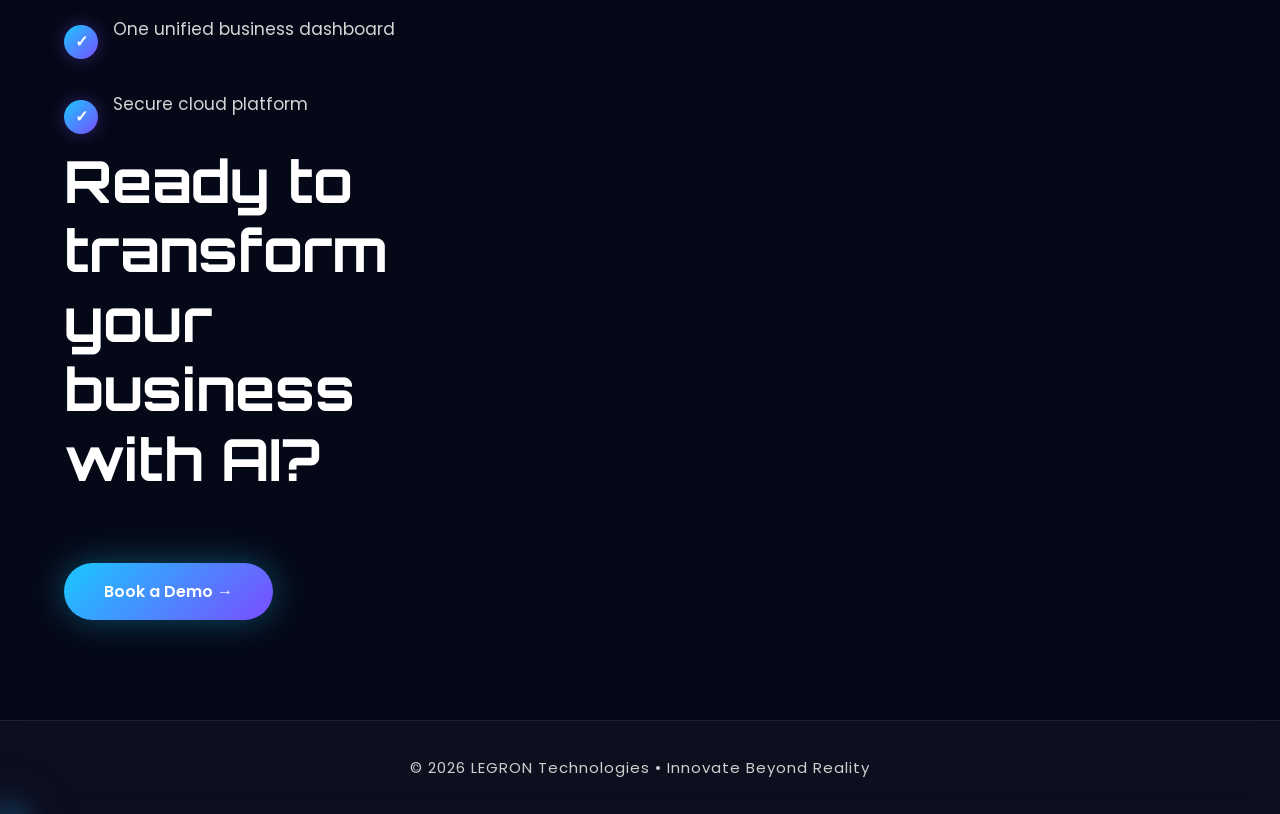
<file: solution.html>
<!DOCTYPE html>
<html lang="en">

<head>

<meta charset="UTF-8">
<meta name="viewport" content="width=device-width, initial-scale=1.0">

<title>LEGRON | Solution</title>

<link rel="preconnect" href="https://fonts.googleapis.com">

<link href="https://fonts.googleapis.com/css2?family=Orbitron:wght@500;700;900&family=Poppins:wght@300;400;500;600;700&display=swap" rel="stylesheet">

<link rel="stylesheet" href="solution.css">

</head>

<body>

<!--================ BACKGROUND =================-->

<div class="bg-circle circle1"></div>
<div class="bg-circle circle2"></div>
<div class="bg-circle circle3"></div>

<!--================ NAVBAR =================-->

<header>

<nav>

<div class="logo">

<img src="logo.png" alt="LEGRON Logo">

<span>LEGRON</span>

</div>

<ul>

<li><a href="index.html">Home</a></li>

<li><a href="problem.html">problem</a></li>

<li><a href="solution.html" class="active">Solution</a></li>

<li><a href="features.html">Features</a></li>

<li><a href="services.html">Services</a></li>

<li><a href="about.html">About</a></li>

<li><a href="contact.html">Contact</a></li>

</ul>

<a href="#" class="nav-btn">Book Demo</a>

</nav>

</header>

<!--================ SOLUTION SECTION =================-->

<section class="solution">

<!-- LEFT SIDE -->

<div class="left">

<h5>THE SOLUTION</h5>

<h1>

Legron brings everything

together in one

<span>intelligent</span>

platform.

</h1>

<p>

Legron is your AI Copilot that connects your tools,
automates workflows and gives you the insights
you need to make better decisions, faster.

</p>

<div class="points">

<div class="point">

<div class="check">✓</div>

<p>Connect all your business tools in one place.</p>

</div>

<div class="point">

<div class="check">✓</div>

<p>AI Copilot to automate and optimize your work</p>

</div>

<div class="point">

<div class="check">✓</div>

<p>Real-time insights to drive growth and profitability</p>

</div>

<div class="point">

<div class="check">✓</div>

<p>Built for agencies and manufacturing companies</p>

</div>
<div class="point">

<div class="check">✓</div>

<p>Scale operations without adding complexity</p>

</div>
<div class="point">

<div class="check">✓</div>

<p> Up to 50% less manual work</p>

</div>
<div class="point">

<div class="check">✓</div>

<p> Up to 50% less manual work</p>

</div>
<div class="point">

<div class="check">✓</div>

<p>Faster team collaboration</p>

</div>
<div class="point">

<div class="check">✓</div>

<p>One unified business dashboard</p>

</div>
<div class="point">

<div class="check">✓</div>

<p> Secure cloud platform</p>

</div>

</div>
<h1>Ready to transform your business with AI?</h1>

<a href="#" class="demo-btn">

Book a Demo →

</a>

</div>

<!-- RIGHT SIDE -->

<div class="right">

<div class="network">

<!-- CENTER LOGO -->

<div class="center-logo">

<img src="logo.png" alt="LEGRON">

</div>

<!-- TOP -->

<div class="card top">

<h3>AI Copilot</h3>

<p>Your intelligent assistant</p>

</div>

<!-- LEFT -->

<div class="card left-card">

<h3>Projects</h3>

<p>Plan, track & deliver</p>

</div>

<!-- RIGHT -->

<div class="card right-card">

<h3>CRM & Leads</h3>

<p>Manage leads and deals</p>

</div>
<!-- BOTTOM LEFT -->

<div class="card bottom-left">

    <h3>Automations</h3>

    <p>Automate tasks and workflows</p>

</div>

<!-- BOTTOM RIGHT -->

<div class="card bottom-right">

    <h3>Analytics</h3>

    <p>Real-time reports & insights</p>

</div>

<!-- BOTTOM CENTER -->

<div class="card bottom-center">

    <h3>Integrations</h3>

    <p>Connect your favorite tools</p>

</div>

<!-- CONNECTION LINES -->

<div class="line line-top"></div>

<div class="line line-left"></div>

<div class="line line-right"></div>

<div class="line line-bottom-left"></div>

<div class="line line-bottom-right"></div>

<div class="line line-bottom"></div>

</div>

</div>

</section>

<!-- ================= PAGE NAVIGATION ================= -->

<div class="page-navigation">

<a href="problem.html" class="nav-page prev">

← Previous

</a>

<a href="features.html" class="nav-page next">

Next →

</a>

</div>

<!-- ================= FOOTER ================= -->

<footer>

<p>

© 2026 LEGRON Technologies • Innovate Beyond Reality

</p>

</footer>

<script src="solution.js"></script>

</body>

</html>
</file>
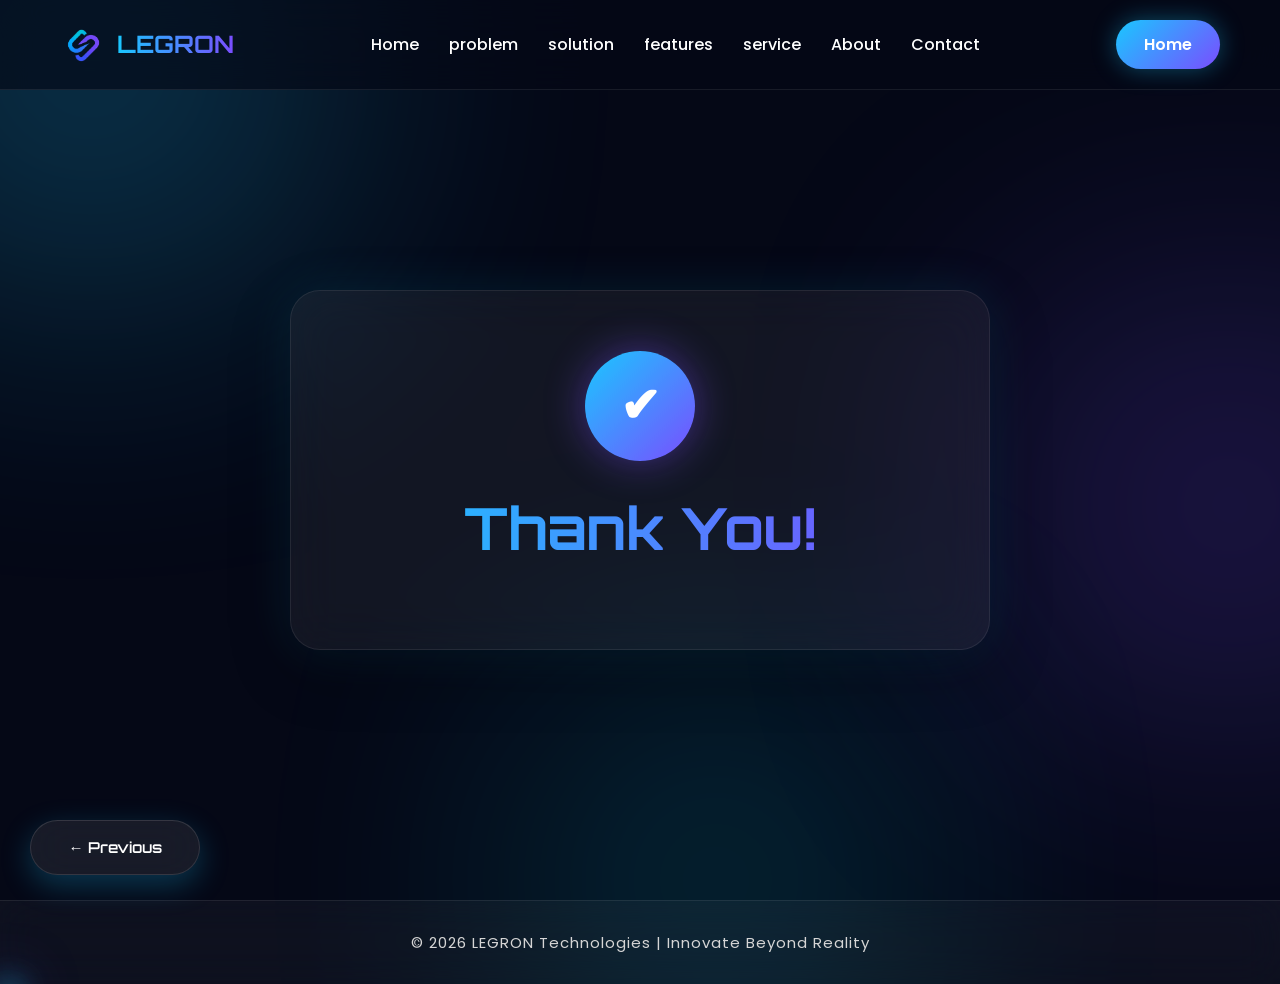
<file: thank.html>
<!DOCTYPE html>
<html lang="en">

<head>

<meta charset="UTF-8">

<meta name="viewport" content="width=device-width, initial-scale=1.0">

<title>LEGRON | Thank You</title>

<link rel="preconnect" href="https://fonts.googleapis.com">

<link href="https://fonts.googleapis.com/css2?family=Orbitron:wght@500;700;900&family=Poppins:wght@300;400;500;600;700&display=swap" rel="stylesheet">

<link rel="stylesheet" href="thank.css">

</head>

<body>

<!--================ BACKGROUND =================-->

<div class="bg-circle circle1"></div>

<div class="bg-circle circle2"></div>

<div class="bg-circle circle3"></div>

<!--================ HEADER =================-->

<header>

<nav>

<div class="logo">

<img src="logo.png" alt="LEGRON Logo">

<span>LEGRON</span>

</div>

<ul>
    
<li><a href="index.html">Home</a></li>

<li><a href="problem.html">problem</a></li>

<li><a href="solution.html">solution</a></li>

<li><a href="features.html">features</a></li>

<li><a href="services.html">service</a></li>

<li><a href="about.html">About</a></li>

<li><a href="contact.html">Contact</a></li>

</ul>

<a href="index.html" class="home-btn">

Home

</a>

</nav>

</header>

<!--================ THANK YOU SECTION =================-->

<section class="thank-section">

<div class="thank-card">

<div class="check-circle">

✔

</div>

<!-- <h5>MESSAGE SENT SUCCESSFULLY</h5> -->

<h1>

Thank You!

</h1>

<!-- <p>

Thank you for contacting <strong>LEGRON Technologies</strong>.

<br><br>

We appreciate your interest in our AI solutions.

Our team will review your request and get back to you as soon as possible.

</p>

<div class="buttons">

<a href="index.html" class="glass-btn">

🏠 Back to Home

</a>

</div> -->

</div>

</section>

<!--================ PREVIOUS BUTTON =================-->

<div class="page-navigation">

<a href="contact.html" class="nav-page prev">

← Previous

</a>

</div>

<!--================ FOOTER =================-->

<footer>

<p>

© 2026 LEGRON Technologies | Innovate Beyond Reality

</p>

</footer>

<script src="thank.js"></script>

</body>

</html>
</file>
<file: style.css>
/*=====================================================
LEGRON AI WEBSITE
STYLE.CSS - PART 1
======================================================*/

/* Google Fonts */

@import url('https://fonts.googleapis.com/css2?family=Orbitron:wght@400;600;700;900&family=Poppins:wght@300;400;500;600;700&display=swap');

/* Reset */

*{
    margin:0;
    padding:0;
    box-sizing:border-box;
}

html{
    scroll-behavior:smooth;
}

body{

    font-family:'Poppins',sans-serif;

    background:#050816;

    color:#ffffff;

    overflow-x:hidden;

    position:relative;

}

/*======================================
BACKGROUND
======================================*/

.bg-circle{

    position:fixed;

    border-radius:50%;

    filter:blur(120px);

    opacity:.45;

    z-index:-1;

}

.circle1{

    width:380px;
    height:380px;

    background:#19C8FF;

    top:-120px;
    left:-120px;

}

.circle2{

    width:450px;
    height:450px;

    background:#7A4DFF;

    right:-180px;
    top:150px;

}

.circle3{

    width:350px;
    height:350px;

    background:#00A8FF;

    bottom:-120px;
    left:40%;

}

/*======================================
SPLASH SCREEN
======================================*/

#loader{

    position:fixed;

    inset:0;

    background:#050816;

    display:flex;

    justify-content:center;

    align-items:center;

    z-index:999999;

    transition:1s;

}

.loader-content{

    text-align:center;
    margin-bottom: 900px;

}

.loader-logo{

    width:170px;

    animation:floatLogo 2.5s infinite;

    /* filter:drop-shadow(0 0 25px #19C8FF); */

}

.loader-text{

    margin-top:20px;

    font-family:'Orbitron',sans-serif;

    font-size:58px;

    background:linear-gradient(90deg,#19C8FF,#7A4DFF);

    -webkit-background-clip:text;

    -webkit-text-fill-color:transparent;

}

.loader-content p{

    margin-top:15px;

    color:#d5d5d5;

    letter-spacing:5px;

}

@keyframes floatLogo{

    0%,100%{

        transform:translateY(0);

    }

    50%{

        transform:translateY(-15px);

    }

}

/*======================================
NAVBAR
======================================*/

header{

    position:fixed;

    top:0;

    width:100%;

    z-index:999;

}

nav{

    width:90%;

    margin:20px auto;

    padding:16px 35px;

    display:flex;

    justify-content:space-between;

    align-items:center;

    border-radius:18px;

    background:rgba(255,255,255,.05);

    backdrop-filter:blur(20px);

    border:1px solid rgba(255,255,255,.08);

}

.logo{

    display:flex;

    align-items:center;

    gap:15px;

}

.logo img{

    width:48px;

    /* filter:drop-shadow(0 0 12px #19C8FF); */

}

.logo span{

    font-family:'Orbitron',sans-serif;

    font-size:26px;

    font-weight:700;

    background:linear-gradient(90deg,#19C8FF,#7A4DFF);

    -webkit-background-clip:text;

    -webkit-text-fill-color:transparent;

}

nav ul{

    display:flex;

    gap:35px;

    list-style:none;

}

nav ul li a{

    color:#ffffff;

    text-decoration:none;

    transition:.4s;

    font-weight:500;

}

nav ul li a:hover{

    color:#19C8FF;

}

.active{

    color:#19C8FF !important;

}

/*======================================
HERO
======================================*/

.hero{

    min-height:100vh;

    width:90%;

    margin:auto;

    display:flex;

    justify-content:space-between;

    align-items:center;

    gap:80px;

}

.hero-left{

    flex:1;
    margin-top: 200px;

}

.hero-left h4{

    color:#19C8FF;

    letter-spacing:4px;

    margin-bottom:18px;

}

.hero-left h1{

    font-family:'Orbitron',sans-serif;

    font-size:72px;

    line-height:1.15;

    margin-bottom:30px;

}

.hero-left span{

    background:linear-gradient(90deg,#19C8FF,#7A4DFF);

    -webkit-background-clip:text;

    -webkit-text-fill-color:transparent;

}

.hero-left p{

    color:#cfcfcf;

    line-height:34px;

    font-size:18px;

    max-width:650px;

}

/*======================================
GLASS CARD
======================================*/

.hero-right{

    flex:1;

    display:flex;

    justify-content:center;

}

.glass-card{

    width:420px;

    padding:40px;

    border-radius:30px;

    background:rgba(255,255,255,.06);

    backdrop-filter:blur(25px);

    border:1px solid rgba(255,255,255,.08);

    box-shadow:

    0 0 30px rgba(25,200,255,.25),

    0 0 60px rgba(122,77,255,.15);

}

.card-header{

    font-family:'Orbitron',sans-serif;

    font-size:26px;

    margin-bottom:35px;

}

.stats{

    display:grid;

    grid-template-columns:repeat(3,1fr);

    gap:18px;

}

.stats div{

    text-align:center;

    padding:18px;

    border-radius:15px;

    background:rgba(255,255,255,.04);

}

.stats h2{

    color:#19C8FF;

    font-size:32px;

}

.stats p{

    margin-top:8px;

    color:#bcbcbc;

}
/*=====================================================
LEGRON AI WEBSITE
STYLE.CSS - PART 2
======================================================*/

/*======================================
HERO BUTTONS
======================================*/

.buttons{

    margin-top:40px;

    display:flex;

    gap:25px;

}

.btn1,
.btn2{

    text-decoration:none;

    padding:16px 38px;

    border-radius:50px;

    font-weight:600;

    transition:.4s;

    position:relative;

    overflow:hidden;

}

.btn1{

    color:#fff;

    background:linear-gradient(135deg,#19C8FF,#7A4DFF);

    box-shadow:0 0 30px rgba(25,200,255,.4);

}

.btn1:hover{

    transform:translateY(-6px);

    box-shadow:

    0 0 30px #19C8FF,

    0 0 60px #7A4DFF;

}

.btn2{

    color:#fff;

    border:2px solid #19C8FF;

    background:transparent;

}

.btn2:hover{

    background:#19C8FF;

    color:#050816;

}

/*======================================
FEATURES
======================================*/

.features{

    width:90%;

    margin:120px auto;

}

.features h2{

    text-align:center;

    font-size:48px;

    margin-bottom:70px;

    font-family:'Orbitron',sans-serif;

    background:linear-gradient(90deg,#19C8FF,#7A4DFF);

    -webkit-background-clip:text;

    -webkit-text-fill-color:transparent;

}

/*======================================
FEATURE GRID
======================================*/

.feature-grid{

    display:grid;

    grid-template-columns:repeat(auto-fit,minmax(320px,1fr));

    gap:35px;

}

.feature-card{

    background:rgba(255,255,255,.06);

    backdrop-filter:blur(25px);

    border:1px solid rgba(255,255,255,.08);

    border-radius:25px;

    padding:40px;

    transition:.5s;

    position:relative;

    overflow:hidden;

}

/* Glow */

.feature-card::before{

    content:"";

    position:absolute;

    width:300px;

    height:300px;

    border-radius:50%;

    background:radial-gradient(circle,#19C8FF55,transparent);

    top:-150px;

    right:-150px;

    transition:.6s;

}

.feature-card:hover::before{

    transform:scale(1.4);

}

.feature-card:hover{

    transform:translateY(-15px);

    box-shadow:

    0 0 30px rgba(25,200,255,.4),

    0 0 60px rgba(122,77,255,.2);

}

.feature-card h3{

    margin-bottom:20px;

    font-size:28px;

    color:#19C8FF;

}

.feature-card p{

    color:#d5d5d5;

    line-height:32px;

}

/*======================================
FLOATING ANIMATION
======================================*/

.feature-card:nth-child(1){

    animation:float1 6s infinite ease-in-out;

}

.feature-card:nth-child(2){

    animation:float2 7s infinite ease-in-out;

}

.feature-card:nth-child(3){

    animation:float3 8s infinite ease-in-out;

}

@keyframes float1{

    50%{

        transform:translateY(-12px);

    }

}

@keyframes float2{

    50%{

        transform:translateY(-18px);

    }

}

@keyframes float3{

    50%{

        transform:translateY(-10px);

    }

}

/*======================================
FOOTER
======================================*/

footer{

    margin-top:100px;

    padding:35px;

    text-align:center;

    background:rgba(255,255,255,.05);

    border-top:1px solid rgba(255,255,255,.08);

    backdrop-filter:blur(20px);

}

footer p{

    color:#bdbdbd;

    letter-spacing:2px;

}

/*======================================
SCROLLBAR
======================================*/

::-webkit-scrollbar{

    width:10px;

}

::-webkit-scrollbar-track{

    background:#050816;

}

::-webkit-scrollbar-thumb{

    border-radius:20px;

    background:linear-gradient(#19C8FF,#7A4DFF);

}

::-webkit-scrollbar-thumb:hover{

    background:#19C8FF;

}

/*======================================
RESPONSIVE
======================================*/

@media(max-width:991px){

.hero{

flex-direction:column;

padding-top:140px;

text-align:center;

}

.hero-left h1{

font-size:52px;

}

.hero-left p{

margin:auto;

}

.buttons{

justify-content:center;

}

.glass-card{

width:100%;

max-width:450px;

}

.stats{

grid-template-columns:1fr;

}

.features h2{

font-size:36px;

}

}

@media(max-width:600px){

.hero-left h1{

font-size:40px;

}

.logo span{

font-size:22px;

}

nav{

flex-direction:column;

gap:20px;

}

nav ul{

gap:18px;

}

.buttons{

flex-direction:column;

}

.btn1,
.btn2{

text-align:center;

}

}
/*=====================================================
LEGRON AI WEBSITE
STYLE.CSS - PART 3
APPLE LIQUID START BUTTON
======================================================*/

/*==========================
START SECTION
==========================*/

.start-section{

    min-height:100vh;

    display:flex;

    justify-content:center;

    align-items:center;

    position:relative;

    overflow:hidden;

}

/*==========================
Water Ring
==========================*/

.water-ring{

    position:absolute;

    width:420px;

    height:420px;
    margin-bottom:300px ;
    

    border-radius:50%;

    border:2px solid rgba(25,200,255,.15);

    animation:ringPulse 4s infinite;

}

/*==========================
Liquid Button
==========================*/

.liquid-btn{

    position:relative;

    width:220px;

    height:220px;

    margin-bottom: 300px;
    /* margin-left: -100px; */

    border-radius:50%;

    display:flex;

    justify-content:center;

    align-items:center;

    text-decoration:none;

    overflow:hidden;

    background:rgba(255,255,255,.08);

    backdrop-filter:blur(30px);

    -webkit-backdrop-filter:blur(30px);

    border:1px solid rgba(255,255,255,.15);

    box-shadow:
        0 0 30px rgba(25,200,255,.35),
        0 0 80px rgba(122,77,255,.25),
        inset 0 0 20px rgba(255,255,255,.08);

    transition:.5s;

}

/* Gradient Border */

.liquid-btn::before{

    content:"";

    position:absolute;

    inset:0;

    border-radius:50%;

    padding:2px;

    background:linear-gradient(135deg,#19C8FF,#7A4DFF);

    -webkit-mask:
        linear-gradient(#fff 0 0) content-box,
        linear-gradient(#fff 0 0);

    -webkit-mask-composite:xor;

    mask-composite:exclude;

}

/*==========================
START TEXT
==========================*/

.liquid-btn span{

    font-family:'Orbitron',sans-serif;

    font-size:34px;

    font-weight:700;

    letter-spacing:4px;

    background:linear-gradient(90deg,#19C8FF,#7A4DFF);

    -webkit-background-clip:text;

    -webkit-text-fill-color:transparent;

    z-index:5;

}

/*==========================
Shine Effect
==========================*/

.shine{

    position:absolute;

    width:300px;

    height:45px;

    background:rgba(255,255,255,.25);

    transform:rotate(-35deg);

    left:-260px;

    animation:shineMove 3s linear infinite;

}

/*==========================
Water Effect
==========================*/

.wave{

    position:absolute;

    bottom:-25px;

    left:0;

    width:100%;

    height:90px;

    background:linear-gradient(
        180deg,
        rgba(25,200,255,.55),
        rgba(122,77,255,.55)
    );

    border-radius:45%;

    animation:waveMove 4s ease-in-out infinite;

}

/*==========================
Hover
==========================*/

.liquid-btn:hover{

    transform:scale(1.08);

    box-shadow:

        0 0 60px #19C8FF,

        0 0 120px #7A4DFF,

        0 0 180px rgba(25,200,255,.45);

}

.liquid-btn:hover .wave{

    height:120px;

}

/*==========================
Animations
==========================*/

@keyframes ringPulse{

    0%{

        transform:scale(.8);

        opacity:.8;

    }

    100%{

        transform:scale(1.6);

        opacity:0;

    }

}

@keyframes shineMove{

    0%{

        left:-280px;

    }

    100%{

        left:260px;

    }

}

@keyframes waveMove{

    0%{

        transform:translateX(0) rotate(0deg);

    }

    50%{

        transform:translateX(-20px) rotate(3deg);

    }

    100%{

        transform:translateX(0) rotate(0deg);

    }

}

/*==========================
Ripple Animation
==========================*/

@keyframes ripple{

    from{

        transform:scale(0);

        opacity:.7;

    }

    to{

        transform:scale(4);

        opacity:0;

    }

}

/*==========================
Mobile
==========================*/

@media(max-width:768px){

.liquid-btn{

width:170px;

height:170px;

}

.liquid-btn span{

font-size:24px;

}

.water-ring{

width:300px;

height:300px;

}

}

/*==========================
Smooth Page Fade
==========================*/

body{

    animation:pageFade .8s ease;

}

@keyframes pageFade{

    from{

        opacity:0;

        transform:scale(1.02);

    }

    to{

        opacity:1;

        transform:scale(1);

    }

}
</file>
<file: features.css>
/*==================================================
        LEGRON FEATURES PAGE
        features.css (PART 2A)
==================================================*/

@import url('https://fonts.googleapis.com/css2?family=Orbitron:wght@500;700;900&family=Poppins:wght@300;400;500;600;700&display=swap');

/*=========================
RESET
=========================*/

*{
margin:0;
padding:0;
box-sizing:border-box;
}

html{
scroll-behavior:smooth;
}

body{

font-family:'Poppins',sans-serif;

background:#050816;

color:#ffffff;

overflow-x:hidden;

position:relative;

}

/*=========================
BACKGROUND
=========================*/

.bg-circle{

position:fixed;

border-radius:50%;

filter:blur(130px);

opacity:.35;

z-index:-1;

animation:float 8s ease-in-out infinite;

}

.circle1{

width:350px;
height:350px;

background:#19C8FF;

top:-120px;
left:-120px;

}

.circle2{

width:450px;
height:450px;

background:#7A4DFF;

top:180px;
right:-150px;

animation-delay:2s;

}

.circle3{

width:300px;
height:300px;

background:#2EE6D6;

bottom:-120px;
left:40%;

animation-delay:4s;

}

@keyframes float{

0%,100%{

transform:translateY(0);

}

50%{

transform:translateY(-35px);

}

}

/*=========================
NAVBAR
=========================*/

header{

position:fixed;

top:0;

left:0;

width:100%;

z-index:1000;

}

nav{

width:90%;

margin:20px auto;

display:flex;

justify-content:space-between;

align-items:center;

padding:15px 35px;

background:rgba(255,255,255,.06);

backdrop-filter:blur(18px);

border:1px solid rgba(255,255,255,.08);

border-radius:18px;

transition:.4s;

}

.logo{

display:flex;

align-items:center;

gap:12px;

font-family:'Orbitron',sans-serif;

font-size:24px;

font-weight:700;

}

.logo img{

width:45px;

}

nav ul{

display:flex;

list-style:none;

gap:35px;

}

nav ul li a{

text-decoration:none;

color:#fff;

font-weight:500;

transition:.35s;

}

nav ul li a:hover,

nav ul li a.active{

color:#19C8FF;

}

.demo-btn{

padding:12px 30px;

text-decoration:none;

border-radius:40px;

background:linear-gradient(135deg,#19C8FF,#7A4DFF);

color:white;

font-weight:600;

box-shadow:0 0 30px rgba(122,77,255,.45);

transition:.4s;

}

.demo-btn:hover{

transform:translateY(-4px);

box-shadow:0 0 45px rgba(25,200,255,.6);

}

/*=========================
HERO SECTION
=========================*/

.hero{

width:90%;

margin:auto;

padding-top:170px;

text-align:center;

}

.hero h4{

font-size:16px;

letter-spacing:3px;

color:#19C8FF;

margin-bottom:20px;

text-transform:uppercase;

}

.hero h1{

font-size:60px;

font-family:'Orbitron',sans-serif;

line-height:1.3;

margin-bottom:25px;

}

.hero h1 span{

background:linear-gradient(90deg,#19C8FF,#7A4DFF);

-webkit-background-clip:text;

-webkit-text-fill-color:transparent;

}

.hero p{

width:65%;

margin:auto;

font-size:18px;

line-height:1.9;

color:#d4d4d4;

}

/*=========================
SECTION TITLE
=========================*/

section h2{

font-family:'Orbitron',sans-serif;

font-size:42px;

text-align:center;

margin-bottom:60px;

}

section h2 span{

background:linear-gradient(90deg,#19C8FF,#7A4DFF);

-webkit-background-clip:text;

-webkit-text-fill-color:transparent;

}
/*==================================================
        FEATURES SECTION
==================================================*/

.features{

width:90%;

margin:90px auto;

display:grid;

grid-template-columns:repeat(auto-fit,minmax(250px,1fr));

gap:30px;

}

.feature-card{

background:rgba(255,255,255,.05);

border:1px solid rgba(255,255,255,.08);

backdrop-filter:blur(20px);

border-radius:25px;

padding:35px 30px;

text-align:center;

transition:.5s ease;

cursor:pointer;

position:relative;

overflow:hidden;

}

.feature-card::before{

content:"";

position:absolute;

top:-100%;

left:-100%;

width:250%;

height:250%;

background:linear-gradient(

45deg,

transparent,

rgba(25,200,255,.15),

transparent

);

transform:rotate(30deg);

transition:.7s;

}

.feature-card:hover::before{

top:-30%;

left:-30%;

}

.feature-card:hover{

transform:translateY(-12px) scale(1.03);

box-shadow:

0 20px 50px rgba(25,200,255,.35);

border-color:#19C8FF;

}

.feature-card .icon{

width:75px;

height:75px;

margin:auto;

margin-bottom:25px;

display:flex;

justify-content:center;

align-items:center;

font-size:34px;

border-radius:20px;

background:linear-gradient(135deg,#19C8FF,#7A4DFF);

box-shadow:

0 0 25px rgba(122,77,255,.35);

}

.feature-card h3{

font-size:22px;

margin-bottom:18px;

font-weight:600;

}

.feature-card p{

color:#d8d8d8;

font-size:15px;

line-height:1.8;

}

/*==================================================
        ADVANCED FEATURES
==================================================*/

.advanced{

width:90%;

margin:130px auto;

text-align:center;

}

.advanced-grid{

display:grid;

grid-template-columns:repeat(auto-fit,minmax(250px,1fr));

gap:30px;

margin-top:60px;

}

.advanced-card{

background:rgba(255,255,255,.05);

backdrop-filter:blur(18px);

border:1px solid rgba(255,255,255,.08);

border-radius:25px;

padding:35px;

transition:.45s;

position:relative;

overflow:hidden;

}

.advanced-card:hover{

transform:translateY(-10px);

border-color:#7A4DFF;

box-shadow:

0 18px 45px rgba(122,77,255,.35);

}

.advanced-card h3{

font-size:24px;

margin:20px 0;

}

.advanced-card p{

font-size:15px;

line-height:1.8;

color:#d5d5d5;

}

.advanced-card{

font-size:48px;

}

/*==================================================
        CTA SECTION
==================================================*/

.cta{

width:90%;

margin:120px auto;

padding:70px;

border-radius:30px;

text-align:center;

background:

linear-gradient(

135deg,

rgba(25,200,255,.18),

rgba(122,77,255,.25)

);

border:1px solid rgba(255,255,255,.08);

backdrop-filter:blur(20px);

box-shadow:

0 0 50px rgba(25,200,255,.18);

}

.cta h2{

font-size:46px;

margin-bottom:25px;

font-family:'Orbitron',sans-serif;

}

.cta p{

font-size:18px;

color:#d6d6d6;

margin-bottom:35px;

line-height:1.8;

}

.cta-btn{

display:inline-block;

padding:16px 45px;

border-radius:50px;

text-decoration:none;

font-size:18px;

font-weight:600;

color:#fff;

background:

linear-gradient(

90deg,

#19C8FF,

#7A4DFF

);

transition:.45s;

box-shadow:

0 0 30px rgba(122,77,255,.45);

}

.cta-btn:hover{

transform:translateY(-5px) scale(1.05);

box-shadow:

0 0 50px rgba(25,200,255,.55);

}
/*==================================================
        PAGE NAVIGATION
==================================================*/

.page-navigation{

position:fixed;

bottom:25px;

left:0;

width:100%;

display:flex;

justify-content:space-between;

padding:0 40px;

pointer-events:none;

z-index:999;

}

.nav-page{

pointer-events:auto;

display:flex;

align-items:center;

justify-content:center;

width:180px;

height:60px;

text-decoration:none;

font-family:'Orbitron',sans-serif;

font-size:16px;

font-weight:600;

color:#ffffff;

border-radius:50px;

background:rgba(255,255,255,.08);

backdrop-filter:blur(18px);

border:1px solid rgba(255,255,255,.12);

box-shadow:

0 10px 35px rgba(25,200,255,.18);

transition:.4s;

overflow:hidden;

position:relative;

}

.nav-page::before{

content:"";

position:absolute;

left:-100%;

top:0;

width:100%;

height:100%;

background:linear-gradient(

90deg,

transparent,

rgba(255,255,255,.18),

transparent

);

transition:.6s;

}

.nav-page:hover::before{

left:100%;

}

.nav-page:hover{

transform:translateY(-6px);

background:linear-gradient(135deg,#19C8FF,#7A4DFF);

box-shadow:

0 0 40px rgba(25,200,255,.5),

0 0 70px rgba(122,77,255,.4);

}

.prev{

margin-left:10px;

}

.next{

margin-right:10px;

}

/*==================================================
        FOOTER
==================================================*/

footer{

margin-top:120px;

padding:40px 20px;

text-align:center;

border-top:1px solid rgba(255,255,255,.08);

background:rgba(255,255,255,.04);

backdrop-filter:blur(20px);

}

footer p{

color:#cfcfcf;

font-size:15px;

letter-spacing:1px;

}

/*==================================================
        SCROLLBAR
==================================================*/

::-webkit-scrollbar{

width:10px;

}

::-webkit-scrollbar-track{

background:#050816;

}

::-webkit-scrollbar-thumb{

background:linear-gradient(#19C8FF,#7A4DFF);

border-radius:20px;

}

/*==================================================
        ANIMATIONS
==================================================*/

@keyframes fadeUp{

from{

opacity:0;

transform:translateY(60px);

}

to{

opacity:1;

transform:translateY(0);

}

}

.feature-card,
.advanced-card,
.cta{

animation:fadeUp 1s ease both;

}

/*==================================================
        RESPONSIVE
==================================================*/

@media(max-width:992px){

.hero h1{

font-size:46px;

}

.hero p{

width:90%;

}

nav{

flex-direction:column;

gap:20px;

}

nav ul{

flex-wrap:wrap;

justify-content:center;

}

.page-navigation{

padding:0 20px;

}

.nav-page{

width:150px;

height:55px;

font-size:14px;

}

}

@media(max-width:768px){

.features{

grid-template-columns:1fr;

}

.advanced-grid{

grid-template-columns:1fr;

}

.hero h1{

font-size:36px;

}

.hero p{

font-size:16px;

}

.cta{

padding:40px 20px;

}

.cta h2{

font-size:32px;

}

.page-navigation{

position:relative;

margin-top:50px;

justify-content:center;

gap:20px;

padding:20px;

}

}

@media(max-width:480px){

.logo span{

font-size:20px;

}

nav{

padding:15px;

}

nav ul{

gap:15px;

}

.hero{

padding-top:150px;

}

.hero h1{

font-size:30px;

}

.nav-page{

width:130px;

height:48px;

font-size:13px;

}

footer{

padding-bottom:90px;

}

}
</file>
<file: problem.css>
/*==================================================
        LEGRON PROBLEM PAGE
        problem.css - PART 2A
==================================================*/

/* Google Fonts */
@import url('https://fonts.googleapis.com/css2?family=Orbitron:wght@500;700;900&family=Poppins:wght@300;400;500;600;700&display=swap');

/*==============================
RESET
==============================*/

*{
margin:0;
padding:0;
box-sizing:border-box;
}

html{
scroll-behavior:smooth;
}

body{

font-family:'Poppins',sans-serif;

background:#050816;

color:#ffffff;

overflow-x:hidden;

position:relative;

min-height:100vh;

}

/*==============================
BACKGROUND GLOW
==============================*/

.bg-circle{

position:fixed;

border-radius:50%;

filter:blur(120px);

opacity:.35;

z-index:-1;

animation:float 10s ease-in-out infinite;

}

.circle1{

width:350px;
height:350px;

background:#19C8FF;

top:-100px;
left:-100px;

}

.circle2{

width:300px;
height:300px;

background:#7A4DFF;

top:40%;
right:-120px;

animation-delay:2s;

}

.circle3{

width:250px;
height:250px;

background:#19C8FF;

bottom:-80px;
left:40%;

animation-delay:4s;

}

@keyframes float{

0%{

transform:translateY(0px);

}

50%{

transform:translateY(-30px);

}

100%{

transform:translateY(0px);

}

}

/*==============================
HEADER
==============================*/

header{

width:100%;

padding:20px 60px;

position:fixed;

top:0;

left:0;

z-index:1000;

background:rgba(5,8,22,.65);

backdrop-filter:blur(20px);

border-bottom:1px solid rgba(255,255,255,.08);

}

nav{

display:flex;

justify-content:space-between;

align-items:center;

}

.logo{

display:flex;

align-items:center;

gap:12px;

}

.logo img{

width:42px;

}

.logo span{

font-family:'Orbitron',sans-serif;

font-size:24px;

font-weight:700;

background:linear-gradient(90deg,#19C8FF,#7A4DFF);

-webkit-background-clip:text;

-webkit-text-fill-color:transparent;

}

/*==============================
NAVIGATION
==============================*/

nav ul{

display:flex;

gap:28px;

list-style:none;

}

nav ul li a{

text-decoration:none;

color:#ffffff;

font-weight:500;

transition:.3s;

}

nav ul li a:hover,
nav ul li a.active{

color:#19C8FF;

}

.demo-btn{

padding:12px 28px;

border-radius:50px;

text-decoration:none;

font-weight:600;

color:#ffffff;

background:linear-gradient(135deg,#19C8FF,#7A4DFF);

transition:.35s;

box-shadow:0 0 20px rgba(25,200,255,.35);

}

.demo-btn:hover{

transform:translateY(-4px);

box-shadow:0 0 40px rgba(122,77,255,.55);

}

/*==============================
TITLE SECTION
==============================*/

.problem-page{

padding:160px 8% 100px;

text-align:center;

}

.title h5{

font-family:'Orbitron',sans-serif;

font-size:15px;

letter-spacing:2px;

color:#7A4DFF;

margin-bottom:18px;

}

.title h1{

font-size:52px;

font-weight:700;

line-height:1.25;

margin-bottom:20px;

}

.title h1 span{

background:linear-gradient(90deg,#19C8FF,#7A4DFF);

-webkit-background-clip:text;

-webkit-text-fill-color:transparent;

}

.title p{

max-width:820px;

margin:auto;

font-size:18px;

color:#cfcfcf;

line-height:1.8;

}
/*==================================================
        PROBLEM CARDS
==================================================*/

.problem-grid{

display:grid;

grid-template-columns:repeat(auto-fit,minmax(220px,1fr));

gap:30px;

margin-top:70px;

}

/*==============================
GLASS CARD
==============================*/

.problem-card{

position:relative;

padding:35px 25px;

background:rgba(255,255,255,.05);

backdrop-filter:blur(18px);

border:1px solid rgba(255,255,255,.08);

border-radius:22px;

text-align:center;

overflow:hidden;

transition:.45s ease;

cursor:pointer;

box-shadow:

0 10px 30px rgba(0,0,0,.25);

}

.problem-card::before{

content:"";

position:absolute;

top:-120%;

left:-120%;

width:250%;

height:250%;

background:linear-gradient(

135deg,

transparent,

rgba(25,200,255,.12),

transparent

);

transform:rotate(25deg);

transition:.8s;

}

.problem-card:hover::before{

top:-20%;

left:-20%;

}

.problem-card:hover{

transform:translateY(-12px) scale(1.04);

border-color:#19C8FF;

box-shadow:

0 0 30px rgba(25,200,255,.35),

0 0 60px rgba(122,77,255,.25);

}

/*==============================
ICON
==============================*/

.icon{

width:72px;

height:72px;

margin:0 auto 22px;

display:flex;

justify-content:center;

align-items:center;

font-size:34px;

border-radius:50%;

background:linear-gradient(135deg,#19C8FF,#7A4DFF);

color:#fff;

box-shadow:

0 0 25px rgba(25,200,255,.45);

transition:.4s;

}

.problem-card:hover .icon{

transform:rotate(360deg) scale(1.15);

box-shadow:

0 0 40px rgba(122,77,255,.6);

}

/*==============================
CARD TEXT
==============================*/

.problem-card h3{

font-size:22px;

font-family:'Orbitron',sans-serif;

margin-bottom:16px;

color:#ffffff;

}

.problem-card p{

font-size:15px;

line-height:1.8;

color:#cfcfcf;

}

/*==============================
FLOAT ANIMATION
==============================*/

.problem-card:nth-child(1){

animation:floatCard 5s ease-in-out infinite;

}

.problem-card:nth-child(2){

animation:floatCard 5s ease-in-out infinite .5s;

}

.problem-card:nth-child(3){

animation:floatCard 5s ease-in-out infinite 1s;

}

.problem-card:nth-child(4){

animation:floatCard 5s ease-in-out infinite 1.5s;

}

.problem-card:nth-child(5){

animation:floatCard 5s ease-in-out infinite 2s;

}

@keyframes floatCard{

0%{

transform:translateY(0);

}

50%{

transform:translateY(-8px);

}

100%{

transform:translateY(0);

}

}
/*==================================================
        PAGE NAVIGATION
==================================================*/

.page-navigation{

position:fixed;

bottom:25px;

left:0;

width:100%;

display:flex;

justify-content:space-between;

padding:0 40px;

pointer-events:none;

z-index:999;

}

.nav-page{

pointer-events:auto;

display:flex;

justify-content:center;

align-items:center;

width:180px;

height:58px;

text-decoration:none;

font-family:'Orbitron',sans-serif;

font-size:16px;

font-weight:600;

color:#ffffff;

background:rgba(255,255,255,.08);

backdrop-filter:blur(20px);

border:1px solid rgba(255,255,255,.12);

border-radius:50px;

overflow:hidden;

position:relative;

transition:.4s;

box-shadow:0 10px 30px rgba(25,200,255,.20);

}

.nav-page::before{

content:"";

position:absolute;

top:0;

left:-100%;

width:100%;

height:100%;

background:linear-gradient(
90deg,
transparent,
rgba(255,255,255,.25),
transparent
);

transition:.6s;

}

.nav-page:hover::before{

left:100%;

}

.nav-page:hover{

transform:translateY(-6px);

background:linear-gradient(135deg,#19C8FF,#7A4DFF);

box-shadow:

0 0 30px rgba(25,200,255,.45),

0 0 60px rgba(122,77,255,.35);

}

.prev{

margin-left:10px;

}

.next{

margin-right:10px;

}

/*==================================================
        FOOTER
==================================================*/

footer{

margin-top:80px;

padding:35px 20px;

text-align:center;

background:rgba(255,255,255,.04);

backdrop-filter:blur(15px);

border-top:1px solid rgba(255,255,255,.08);

}

footer p{

color:#cfcfcf;

font-size:15px;

letter-spacing:1px;

}

/*==================================================
        SCROLLBAR
==================================================*/

::-webkit-scrollbar{

width:10px;

}

::-webkit-scrollbar-track{

background:#050816;

}

::-webkit-scrollbar-thumb{

background:linear-gradient(#19C8FF,#7A4DFF);

border-radius:20px;

}

/*==================================================
        RESPONSIVE
==================================================*/

@media(max-width:1100px){

.problem-grid{

grid-template-columns:repeat(2,1fr);

}

}

@media(max-width:768px){

header{

padding:18px;

}

nav{

flex-direction:column;

gap:20px;

}

nav ul{

flex-wrap:wrap;

justify-content:center;

gap:16px;

}

.title h1{

font-size:38px;

}

.title p{

font-size:16px;

}

.problem-grid{

grid-template-columns:1fr;

}

.page-navigation{

position:relative;

padding:40px 20px;

justify-content:center;

gap:20px;

}

.nav-page{

width:150px;

height:52px;

font-size:14px;

}

}

@media(max-width:480px){

.title h1{

font-size:30px;

}

.logo span{

font-size:20px;

}

.problem-card{

padding:28px 20px;

}

.icon{

width:60px;

height:60px;

font-size:28px;

}

footer{

padding-bottom:90px;

}

}

/*==================================================
        FADE ANIMATION
==================================================*/

@keyframes fadeUp{

from{

opacity:0;

transform:translateY(50px);

}

to{

opacity:1;

transform:translateY(0);

}

}

.title,
.problem-card{

animation:fadeUp 1s ease both;

}
</file>
<file: services.css>
/*====================================================
        LEGRON SERVICES PAGE
====================================================*/

@import url('https://fonts.googleapis.com/css2?family=Orbitron:wght@500;700;900&family=Poppins:wght@300;400;500;600;700&display=swap');

*{
margin:0;
padding:0;
box-sizing:border-box;
}

html{
scroll-behavior:smooth;
}

body{

font-family:'Poppins',sans-serif;

background:#050816;

color:#ffffff;

overflow-x:hidden;

position:relative;

}

/*======================
BACKGROUND
=======================*/

.bg-circle{

position:fixed;

border-radius:50%;

filter:blur(130px);

opacity:.35;

z-index:-1;

animation:float 8s ease-in-out infinite;

}

.circle1{

width:350px;
height:350px;

background:#19C8FF;

top:-120px;
left:-120px;

}

.circle2{

width:450px;
height:450px;

background:#7A4DFF;

right:-150px;
top:200px;

animation-delay:2s;

}

.circle3{

width:300px;
height:300px;

background:#2EE6D6;

bottom:-100px;
left:35%;

animation-delay:4s;

}

@keyframes float{

0%,100%{

transform:translateY(0);

}

50%{

transform:translateY(-40px);

}

}

/*======================
NAVBAR
=======================*/

header{

width:100%;

position:fixed;

top:0;

left:0;

z-index:999;

}

nav{

width:90%;

margin:20px auto;

display:flex;

justify-content:space-between;

align-items:center;

padding:15px 35px;

background:rgba(255,255,255,.06);

backdrop-filter:blur(20px);

border:1px solid rgba(255,255,255,.12);

border-radius:18px;

}

.logo{

display:flex;

align-items:center;

gap:12px;

font-family:'Orbitron',sans-serif;

font-size:24px;

font-weight:700;

}

.logo img{

width:45px;

}

nav ul{

display:flex;

gap:35px;

list-style:none;

}

nav ul li a{

color:white;

text-decoration:none;

font-weight:500;

transition:.4s;

}

nav ul li a:hover,

nav ul li a.active{

color:#19C8FF;

}

.demo-btn{

padding:12px 30px;

border-radius:40px;

background:linear-gradient(135deg,#19C8FF,#7A4DFF);

color:white;

text-decoration:none;

font-weight:600;

box-shadow:0 0 30px rgba(122,77,255,.5);

transition:.4s;

}

.demo-btn:hover{

transform:translateY(-5px);

}

/*======================
HERO
=======================*/

.hero{

padding-top:170px;

text-align:center;

width:85%;

margin:auto;

}

.hero h4{

color:#19C8FF;

letter-spacing:3px;

margin-bottom:20px;

}

.hero h1{

font-size:60px;

font-family:'Orbitron',sans-serif;

margin-bottom:25px;

}

.hero h1 span{

background:linear-gradient(90deg,#19C8FF,#7A4DFF);

-webkit-background-clip:text;

-webkit-text-fill-color:transparent;

}

.hero p{

width:65%;

margin:auto;

font-size:18px;

line-height:1.8;

color:#d0d0d0;

}

/*======================
SERVICES
=======================*/

.services{

width:90%;

margin:90px auto;

display:grid;

grid-template-columns:repeat(auto-fit,minmax(270px,1fr));

gap:35px;

}

.card{

background:rgba(255,255,255,.05);

border:1px solid rgba(255,255,255,.08);

backdrop-filter:blur(20px);

padding:35px;

border-radius:25px;

text-align:center;

transition:.5s;

}

.card:hover{

transform:translateY(-15px) scale(1.03);

box-shadow:

0 20px 50px rgba(25,200,255,.35);

border-color:#19C8FF;

}

.icon{

font-size:50px;

margin-bottom:20px;

}

.card h3{

font-size:22px;

margin-bottom:15px;

}

.card p{

font-size:15px;

color:#d2d2d2;

line-height:1.8;

}

/*======================
AI SOLUTIONS
=======================*/

.solutions{

width:90%;

margin:120px auto;

text-align:center;

}

.solutions h2{

font-size:45px;

font-family:'Orbitron',sans-serif;

margin-bottom:60px;

}

.solution-grid{

display:grid;

grid-template-columns:repeat(auto-fit,minmax(250px,1fr));

gap:30px;

}

.solution-box{

background:rgba(255,255,255,.05);

padding:35px;

border-radius:25px;

transition:.4s;

font-size:45px;

border:1px solid rgba(255,255,255,.08);

}

.solution-box h3{

margin:18px 0;

font-size:22px;

}

.solution-box p{

font-size:15px;

color:#d0d0d0;

line-height:1.7;

}

.solution-box:hover{

transform:translateY(-10px);

box-shadow:0 20px 45px rgba(122,77,255,.35);

}

/*======================
CTA
=======================*/

.cta{

width:85%;

margin:120px auto;

padding:70px;

text-align:center;

background:linear-gradient(135deg,#19C8FF,#7A4DFF);

border-radius:30px;

}

.cta h2{

font-size:42px;

margin-bottom:20px;

font-family:'Orbitron',sans-serif;

}

.cta p{

font-size:18px;

margin-bottom:35px;

}

.cta-btn{

display:inline-block;

padding:15px 45px;

background:white;

color:#111;

font-weight:700;

text-decoration:none;

border-radius:50px;

transition:.4s;

}

.cta-btn:hover{

transform:scale(1.08);

}
/*==================================================
        PAGE NAVIGATION
==================================================*/

.page-navigation{

position:fixed;

bottom:25px;

left:0;

width:100%;

display:flex;

justify-content:space-between;

padding:0 40px;

pointer-events:none;

z-index:999;

}

.nav-page{

pointer-events:auto;

display:flex;

justify-content:center;

align-items:center;

width:180px;

height:60px;

text-decoration:none;

font-family:'Orbitron',sans-serif;

font-size:16px;

font-weight:600;

color:#ffffff;

background:rgba(255,255,255,.08);

backdrop-filter:blur(20px);

border:1px solid rgba(255,255,255,.12);

border-radius:50px;

transition:.4s;

box-shadow:

0 10px 35px rgba(25,200,255,.2);

overflow:hidden;

position:relative;

}

.nav-page::before{

content:"";

position:absolute;

left:-100%;

top:0;

width:100%;

height:100%;

background:linear-gradient(

90deg,

transparent,

rgba(255,255,255,.25),

transparent

);

transition:.6s;

}

.nav-page:hover::before{

left:100%;

}

.nav-page:hover{

transform:translateY(-6px);

background:linear-gradient(135deg,#19C8FF,#7A4DFF);

box-shadow:

0 0 35px rgba(25,200,255,.55),

0 0 60px rgba(122,77,255,.45);

}

.prev{

margin-left:10px;

}

.next{

margin-right:10px;

}

/*======================
FOOTER
=======================*/

footer{

text-align:center;

padding:40px;

font-size:15px;

color:#bfbfbf;

border-top:1px solid rgba(255,255,255,.08);

margin-top:80px;

}

/*======================
RESPONSIVE
=======================*/

@media(max-width:900px){

.hero h1{

font-size:42px;

}

.hero p{

width:95%;

}

nav{

flex-direction:column;

gap:20px;

}

nav ul{

flex-wrap:wrap;

justify-content:center;

}

}
/* .page-navigation{

position:relative;

padding:30px;

justify-content:center;

gap:20px;

} */
</file>
<file: solution.css>
/*====================================================
            LEGRON SOLUTION PAGE
            solution.css
====================================================*/

@import url('https://fonts.googleapis.com/css2?family=Orbitron:wght@500;700;900&family=Poppins:wght@300;400;500;600;700&display=swap');

/*=========================
RESET
=========================*/

*{
    margin:0;
    padding:0;
    box-sizing:border-box;
}

html{
    scroll-behavior:smooth;
}

body{

    font-family:'Poppins',sans-serif;

    background:#050816;

    color:#ffffff;

    overflow-x:hidden;

    position:relative;

}

/*=========================
BACKGROUND
=========================*/

.bg-circle{

    position:fixed;

    border-radius:50%;

    filter:blur(130px);

    opacity:.35;

    z-index:-1;

    animation:float 8s ease-in-out infinite;

}

.circle1{

    width:380px;
    height:380px;

    background:#19C8FF;

    top:-120px;
    left:-120px;

}

.circle2{

    width:430px;
    height:430px;

    background:#7A4DFF;

    top:180px;
    right:-150px;

    animation-delay:2s;

}

.circle3{

    width:300px;
    height:300px;

    background:#2EE6D6;

    bottom:-120px;
    left:40%;

    animation-delay:4s;

}

@keyframes float{

0%,100%{

transform:translateY(0);

}

50%{

transform:translateY(-35px);

}

}

/*=========================
NAVBAR
=========================*/

header{

position:fixed;

top:0;

left:0;

width:100%;

z-index:1000;

}

nav{

width:90%;

margin:20px auto;

display:flex;

justify-content:space-between;

align-items:center;

padding:15px 35px;

background:rgba(255,255,255,.06);

backdrop-filter:blur(20px);

border:1px solid rgba(255,255,255,.08);

border-radius:20px;

transition:.4s;

}

.logo{

display:flex;

align-items:center;

gap:12px;

font-family:'Orbitron',sans-serif;

font-size:24px;

font-weight:700;

}

.logo img{

width:45px;

}

nav ul{

display:flex;

list-style:none;

gap:35px;

}

nav ul li a{

text-decoration:none;

color:white;

font-weight:500;

transition:.4s;

}

nav ul li a:hover,
nav ul li a.active{

color:#19C8FF;

}

.nav-btn{

padding:12px 30px;

border-radius:40px;

background:linear-gradient(135deg,#19C8FF,#7A4DFF);

color:white;

text-decoration:none;

font-weight:600;

box-shadow:0 0 30px rgba(122,77,255,.45);

transition:.4s;

}

.nav-btn:hover{

transform:translateY(-5px);

}

/*=========================
LEFT CONTENT
=========================*/

.solution{

width:90%;

margin:160px auto 80px;

display:grid;

grid-template-columns:1fr 1fr;

gap:70px;

align-items:center;

}

.left h5{

color:#19C8FF;

letter-spacing:3px;

font-size:16px;

margin-bottom:20px;

}

.left h1{

font-size:58px;

line-height:1.2;

font-family:'Orbitron',sans-serif;

margin-bottom:30px;

}

.left h1 span{

background:linear-gradient(90deg,#19C8FF,#7A4DFF);

-webkit-background-clip:text;

-webkit-text-fill-color:transparent;

}

.left p{

font-size:17px;

line-height:1.9;

color:#d4d4d4;

margin-bottom:25px;

}

.points{

display:flex;

flex-direction:column;

gap:18px;

margin-top:30px;

}

.point{

display:flex;

align-items:center;

gap:15px;

}

.check{

width:34px;

height:34px;

border-radius:50%;

display:flex;

justify-content:center;

align-items:center;

background:linear-gradient(135deg,#19C8FF,#7A4DFF);

font-weight:bold;

box-shadow:0 0 18px rgba(122,77,255,.35);

flex-shrink:0;

}

.demo-btn{

display:inline-block;

margin-top:40px;

padding:16px 40px;

border-radius:50px;

text-decoration:none;

background:linear-gradient(135deg,#19C8FF,#7A4DFF);

color:white;

font-weight:600;

transition:.4s;

box-shadow:0 0 35px rgba(25,200,255,.35);

}

.demo-btn:hover{

transform:translateY(-5px);

box-shadow:0 0 45px rgba(122,77,255,.6);

}
/*==================================================
        RIGHT SIDE NETWORK
==================================================*/

.right{

display:flex;

justify-content:center;

align-items:center;

}

.network{

position:relative;

width:650px;

height:600px;

}

/*=========================
CENTER LOGO
=========================*/

.center-logo{

position:absolute;

top:50%;

left:50%;

transform:translate(-50%,-50%);

width:130px;

height:130px;

border-radius:50%;

background:rgba(255,255,255,.08);

backdrop-filter:blur(20px);

display:flex;

justify-content:center;

align-items:center;

border:1px solid rgba(255,255,255,.08);

box-shadow:0 0 40px rgba(122,77,255,.35);

animation:pulse 3s infinite;

z-index:10;

}

.center-logo img{

width:75px;

}

/*=========================
GLASS CARDS
=========================*/

.card{

position:absolute;

width:210px;

padding:20px;

background:rgba(255,255,255,.06);

backdrop-filter:blur(20px);

border:1px solid rgba(255,255,255,.08);

border-radius:20px;

transition:.4s;

box-shadow:0 10px 30px rgba(0,0,0,.25);

cursor:pointer;

}

.card:hover{

transform:translateY(-8px) scale(1.03);

border-color:#19C8FF;

box-shadow:

0 0 35px rgba(25,200,255,.35);

}

.card h3{

font-size:18px;

margin-bottom:8px;

color:#19C8FF;

font-family:'Orbitron',sans-serif;

}

.card p{

font-size:14px;

color:#d6d6d6;

line-height:1.6;

}

/*=========================
CARD POSITIONS
=========================*/

.top{

top:20px;

left:50%;

transform:translateX(-50%);

}

.left-card{

left:0;

top:180px;

}

.right-card{

right:0;

top:180px;

}

.bottom-left{

left:60px;

bottom:90px;

}

.bottom-right{

right:10px;

bottom:150px;

}

.bottom-center{

left:50%;

bottom:0;

transform:translateX(-50%);

}

/* /*=========================
CONNECTION LINES
=========================*/

.line{

position:absolute;

background:linear-gradient(#19C8FF,#7A4DFF);

opacity:.55;

z-index:1;

}

.line-top{

width:2px;

height:100px;

left:50%;

top:95px;

}

.line-left{

width:120px;

height:2px;

left:120px;

top:250px;

}

.line-right{

width:120px;

height:2px;

right:120px;

top:250px;

}

/* .line-bottom-left{

width:2px;

height:85px;

left:165px;

bottom:115px;

} */ */

.line-bottom-right{

width:2px;

height:85px;

right:165px;

bottom:115px;

}

.line-bottom{

width:2px;

height:100px;

left:50%;

bottom:65px;

}

/*=========================
PULSE ANIMATION
=========================*/

@keyframes pulse{

0%{

transform:translate(-50%,-50%) scale(1);

}

50%{

transform:translate(-50%,-50%) scale(1.08);

box-shadow:

0 0 60px rgba(122,77,255,.65);

}

100%{

transform:translate(-50%,-50%) scale(1);

}

}
/*==================================================
        PAGE NAVIGATION
==================================================*/

.page-navigation{

position:fixed;

bottom:25px;

left:0;

width:100%;

display:flex;

justify-content:space-between;

padding:0 40px;

pointer-events:none;

z-index:999;

}

.nav-page{

pointer-events:auto;

display:flex;

justify-content:center;

align-items:center;

width:180px;

height:60px;

text-decoration:none;

font-family:'Orbitron',sans-serif;

font-size:16px;

font-weight:600;

color:#ffffff;

background:rgba(255,255,255,.08);

backdrop-filter:blur(20px);

border:1px solid rgba(255,255,255,.12);

border-radius:50px;

transition:.4s;

box-shadow:

0 10px 35px rgba(25,200,255,.2);

overflow:hidden;

position:relative;

}

.nav-page::before{

content:"";

position:absolute;

left:-100%;

top:0;

width:100%;

height:100%;

background:linear-gradient(

90deg,

transparent,

rgba(255,255,255,.25),

transparent

);

transition:.6s;

}

.nav-page:hover::before{

left:100%;

}

.nav-page:hover{

transform:translateY(-6px);

background:linear-gradient(135deg,#19C8FF,#7A4DFF);

box-shadow:

0 0 35px rgba(25,200,255,.55),

0 0 60px rgba(122,77,255,.45);

}

.prev{

margin-left:10px;

}

.next{

margin-right:10px;

}

/*==================================================
        FOOTER
==================================================*/

footer{

margin-top:100px;

padding:35px 20px;

text-align:center;

border-top:1px solid rgba(255,255,255,.08);

background:rgba(255,255,255,.03);

backdrop-filter:blur(15px);

}

footer p{

color:#cfcfcf;

font-size:15px;

letter-spacing:1px;

}

/*==================================================
        SCROLLBAR
==================================================*/

::-webkit-scrollbar{

width:10px;

}

::-webkit-scrollbar-track{

background:#050816;

}

::-webkit-scrollbar-thumb{

background:linear-gradient(#19C8FF,#7A4DFF);

border-radius:20px;

}

/*==================================================
        RESPONSIVE DESIGN
==================================================*/

@media(max-width:1100px){

.solution{

grid-template-columns:1fr;

gap:70px;

}

.right{

order:-1;

}

.network{

transform:scale(.85);

}

}

@media(max-width:768px){

header{

padding:15px;

}

nav{

flex-direction:column;

gap:20px;

}

nav ul{

flex-wrap:wrap;

justify-content:center;

gap:18px;

}

.left h1{

font-size:38px;

}

.left p{

font-size:16px;

}

.network{

width:100%;

height:520px;

transform:scale(.65);

}

.page-navigation{

position:relative;

padding:30px;

justify-content:center;

gap:20px;

}

.nav-page{

width:150px;

height:52px;

font-size:14px;

}

}

@media(max-width:480px){

.left h1{

font-size:30px;

}

.logo span{

font-size:20px;

}

.network{

transform:scale(.5);

height:420px;

}

footer{

padding-bottom:90px;

}

}

/*==================================================
        FADE ANIMATION
==================================================*/

@keyframes fadeUp{

from{

opacity:0;

transform:translateY(60px);

}

to{

opacity:1;

transform:translateY(0);

}

}

.left,
.right,
.card{

animation:fadeUp 1s ease both;

}
</file>
<file: thank.css>
/*==================================================
        LEGRON THANK YOU PAGE
        thank.css - PART 2A
==================================================*/

@import url('https://fonts.googleapis.com/css2?family=Orbitron:wght@500;700;900&family=Poppins:wght@300;400;500;600;700&display=swap');

/*==============================
RESET
==============================*/

*{
margin:0;
padding:0;
box-sizing:border-box;
}

html{
scroll-behavior:smooth;
}

body{

font-family:'Poppins',sans-serif;

background:#050816;

color:#ffffff;

overflow-x:hidden;

position:relative;

min-height:100vh;

}

/*==============================
BACKGROUND GLOW
==============================*/

.bg-circle{

position:fixed;

border-radius:50%;

filter:blur(140px);

opacity:.35;

z-index:-1;

animation:float 8s ease-in-out infinite;

}

.circle1{

width:420px;

height:420px;

background:#19C8FF;

top:-150px;

left:-120px;

}

.circle2{

width:380px;

height:380px;

background:#7A4DFF;

right:-140px;

top:35%;

animation-delay:2s;

}

.circle3{

width:280px;

height:280px;

background:#00E5FF;

bottom:-120px;

left:45%;

animation-delay:4s;

}

@keyframes float{

0%,100%{

transform:translateY(0);

}

50%{

transform:translateY(-30px);

}

}

/*==============================
HEADER
==============================*/

header{

position:fixed;

top:0;

left:0;

width:100%;

padding:20px 60px;

z-index:999;

background:rgba(5,8,22,.65);

backdrop-filter:blur(18px);

border-bottom:1px solid rgba(255,255,255,.08);

}

nav{

display:flex;

justify-content:space-between;

align-items:center;

}

.logo{

display:flex;

align-items:center;

gap:12px;

}

.logo img{

width:45px;

}

.logo span{

font-family:'Orbitron',sans-serif;

font-size:24px;

font-weight:700;

background:linear-gradient(90deg,#19C8FF,#7A4DFF);

-webkit-background-clip:text;

-webkit-text-fill-color:transparent;

}

nav ul{

display:flex;

gap:30px;

list-style:none;

}

nav ul li a{

text-decoration:none;

color:#ffffff;

font-weight:500;

transition:.35s;

}

nav ul li a:hover{

color:#19C8FF;

}

.home-btn{

padding:12px 28px;

border-radius:40px;

text-decoration:none;

font-weight:600;

color:#fff;

background:linear-gradient(135deg,#19C8FF,#7A4DFF);

box-shadow:0 0 25px rgba(25,200,255,.35);

transition:.35s;

}

.home-btn:hover{

transform:translateY(-4px);

box-shadow:0 0 45px rgba(122,77,255,.55);

}

/*==============================
THANK SECTION
==============================*/

.thank-section{

display:flex;

justify-content:center;

align-items:center;

min-height:100vh;

padding:120px 20px 80px;

}

.thank-card{

width:700px;

max-width:100%;

padding:60px;

text-align:center;

background:rgba(255,255,255,.06);

backdrop-filter:blur(25px);

border:1px solid rgba(255,255,255,.08);

border-radius:30px;

box-shadow:

0 20px 60px rgba(0,0,0,.30),

0 0 50px rgba(25,200,255,.12);

transition:.4s;

}

.thank-card:hover{

transform:translateY(-8px);

box-shadow:

0 25px 70px rgba(25,200,255,.18);

}

.check-circle{

width:110px;

height:110px;

margin:0 auto 30px;

border-radius:50%;

display:flex;

justify-content:center;

align-items:center;

font-size:48px;

font-weight:bold;

background:linear-gradient(135deg,#19C8FF,#7A4DFF);

box-shadow:

0 0 40px rgba(122,77,255,.45);

animation:pulse 2.5s infinite;

}

@keyframes pulse{

0%{

transform:scale(1);

}

50%{

transform:scale(1.08);

box-shadow:0 0 60px rgba(25,200,255,.55);

}

100%{

transform:scale(1);

}

}

.thank-card h5{

font-family:'Orbitron',sans-serif;

font-size:15px;

letter-spacing:2px;

color:#7A4DFF;

margin-bottom:20px;

}

.thank-card h1{

font-size:58px;

font-family:'Orbitron',sans-serif;

margin-bottom:25px;

background:linear-gradient(90deg,#19C8FF,#7A4DFF);

-webkit-background-clip:text;

-webkit-text-fill-color:transparent;

}

.thank-card p{

font-size:18px;

line-height:1.9;

color:#d6d6d6;

margin-bottom:35px;

}
/*==================================================
        BUTTONS
==================================================*/

.buttons{

display:flex;

justify-content:center;

align-items:center;

gap:20px;

margin-top:25px;

}

.glass-btn{

display:inline-flex;

justify-content:center;

align-items:center;

padding:16px 42px;

border-radius:50px;

text-decoration:none;

font-size:17px;

font-weight:600;

color:#ffffff;

background:rgba(255,255,255,.08);

backdrop-filter:blur(20px);

border:1px solid rgba(255,255,255,.12);

box-shadow:

0 10px 30px rgba(25,200,255,.25);

transition:.4s;

position:relative;

overflow:hidden;

}

.glass-btn::before{

content:"";

position:absolute;

top:0;

left:-120%;

width:120%;

height:100%;

background:linear-gradient(

90deg,

transparent,

rgba(255,255,255,.30),

transparent

);

transition:.7s;

}

.glass-btn:hover::before{

left:120%;

}

.glass-btn:hover{

background:linear-gradient(

135deg,

#19C8FF,

#7A4DFF

);

transform:translateY(-5px);

box-shadow:

0 0 35px rgba(25,200,255,.45),

0 0 60px rgba(122,77,255,.35);

}

/*==================================================
        PAGE NAVIGATION
==================================================*/

.page-navigation{

position:fixed;

bottom:25px;

left:30px;

z-index:999;

}

.nav-page{

display:flex;

justify-content:center;

align-items:center;

width:170px;

height:55px;

text-decoration:none;

font-family:'Orbitron',sans-serif;

font-size:15px;

font-weight:600;

color:#ffffff;

border-radius:50px;

background:rgba(255,255,255,.08);

backdrop-filter:blur(20px);

border:1px solid rgba(255,255,255,.12);

transition:.4s;

box-shadow:

0 10px 30px rgba(25,200,255,.25);

}

.nav-page:hover{

transform:translateY(-5px);

background:linear-gradient(

135deg,

#19C8FF,

#7A4DFF

);

box-shadow:

0 0 40px rgba(25,200,255,.45),

0 0 70px rgba(122,77,255,.40);

}

/*==================================================
        FOOTER
==================================================*/

footer{

width:100%;

padding:30px;

text-align:center;

background:rgba(255,255,255,.04);

backdrop-filter:blur(20px);

border-top:1px solid rgba(255,255,255,.08);

}

footer p{

color:#d6d6d6;

font-size:15px;

letter-spacing:1px;

}

/*==================================================
        SCROLLBAR
==================================================*/

::-webkit-scrollbar{

width:10px;

}

::-webkit-scrollbar-track{

background:#050816;

}

::-webkit-scrollbar-thumb{

background:linear-gradient(

#19C8FF,

#7A4DFF

);

border-radius:20px;

}

/*==================================================
        RESPONSIVE
==================================================*/

@media(max-width:992px){

.thank-card{

padding:45px;

}

.thank-card h1{

font-size:46px;

}

nav{

flex-direction:column;

gap:18px;

}

nav ul{

flex-wrap:wrap;

justify-content:center;

}

}

@media(max-width:768px){

.thank-card{

padding:35px 25px;

}

.thank-card h1{

font-size:38px;

}

.thank-card p{

font-size:16px;

}

.page-navigation{

position:relative;

left:0;

bottom:0;

display:flex;

justify-content:center;

margin:30px auto;

}

.nav-page{

width:150px;

height:50px;

font-size:14px;

}

}

@media(max-width:480px){

.logo span{

font-size:20px;

}

.thank-card{

padding:30px 20px;

}

.check-circle{

width:90px;

height:90px;

font-size:40px;

}

.thank-card h1{

font-size:30px;

}

.thank-card p{

font-size:15px;

}

.glass-btn{

padding:14px 30px;

font-size:15px;

}

}
</file>
